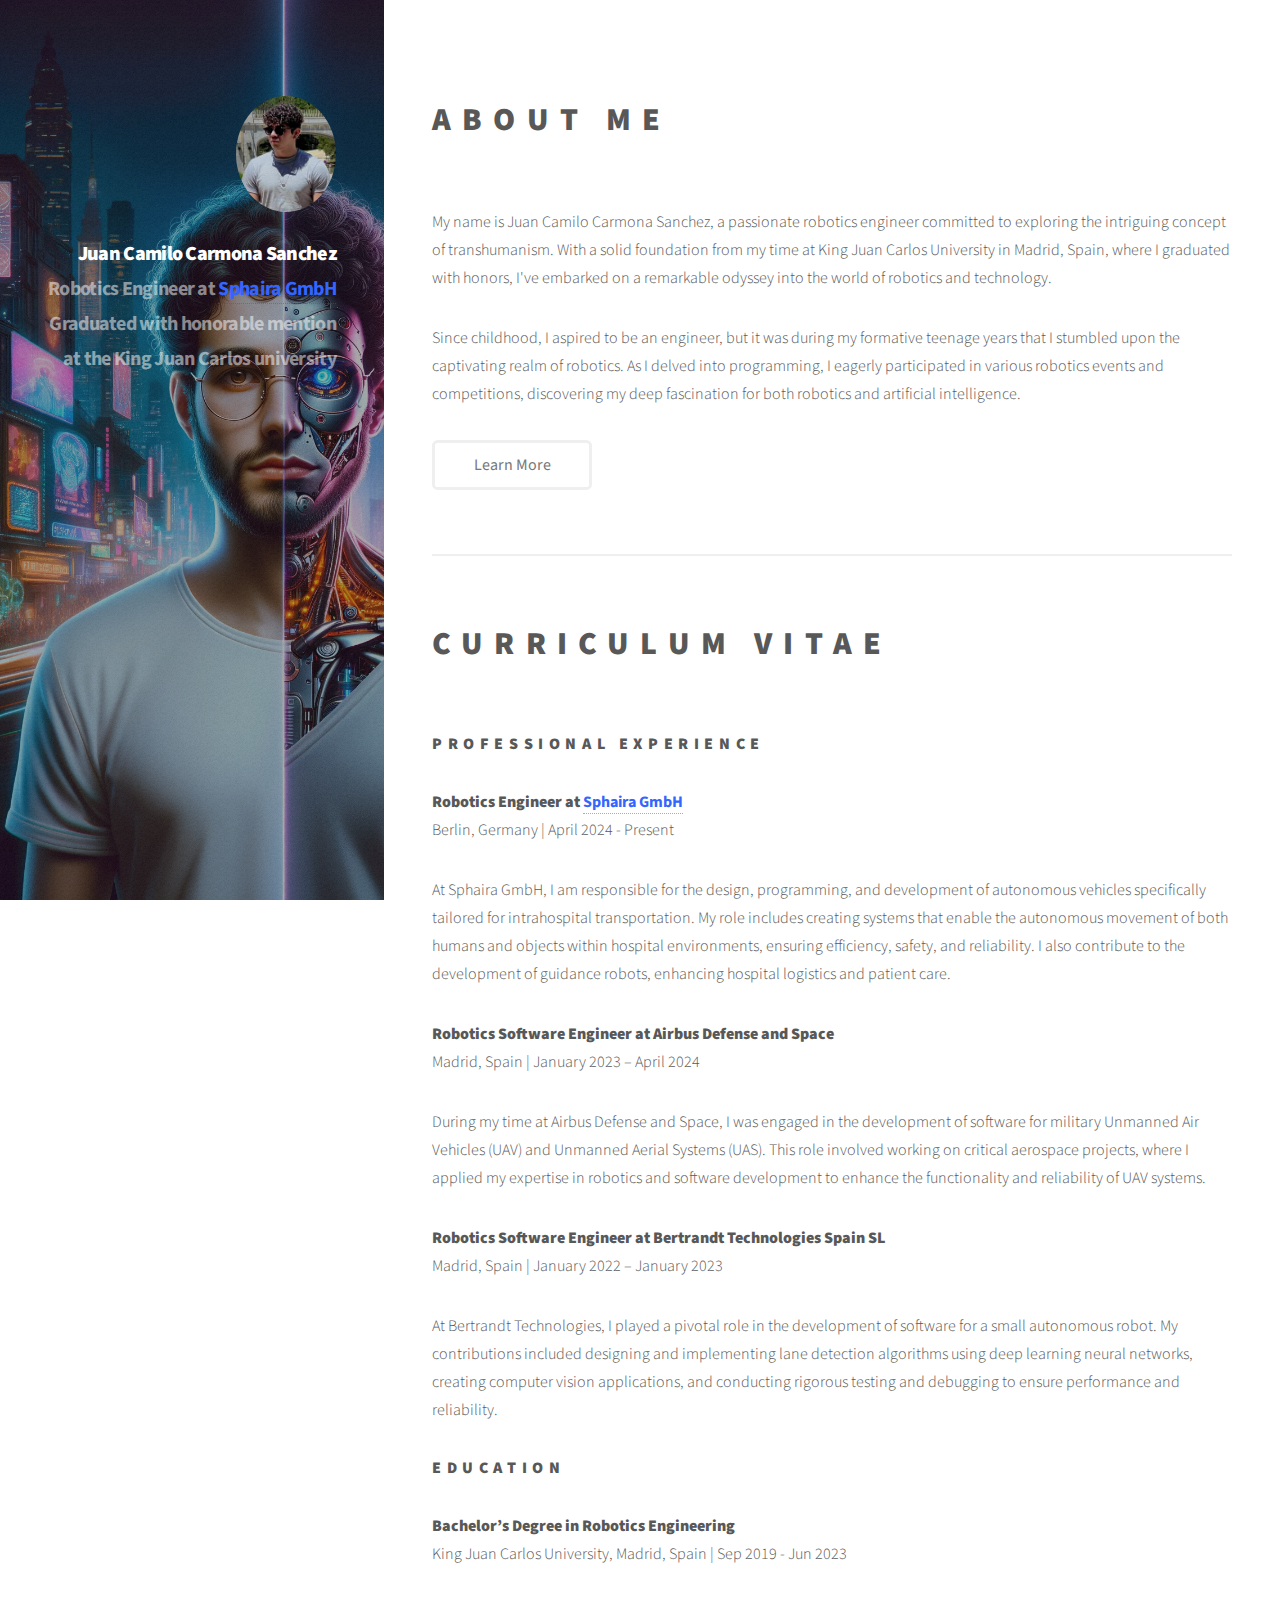
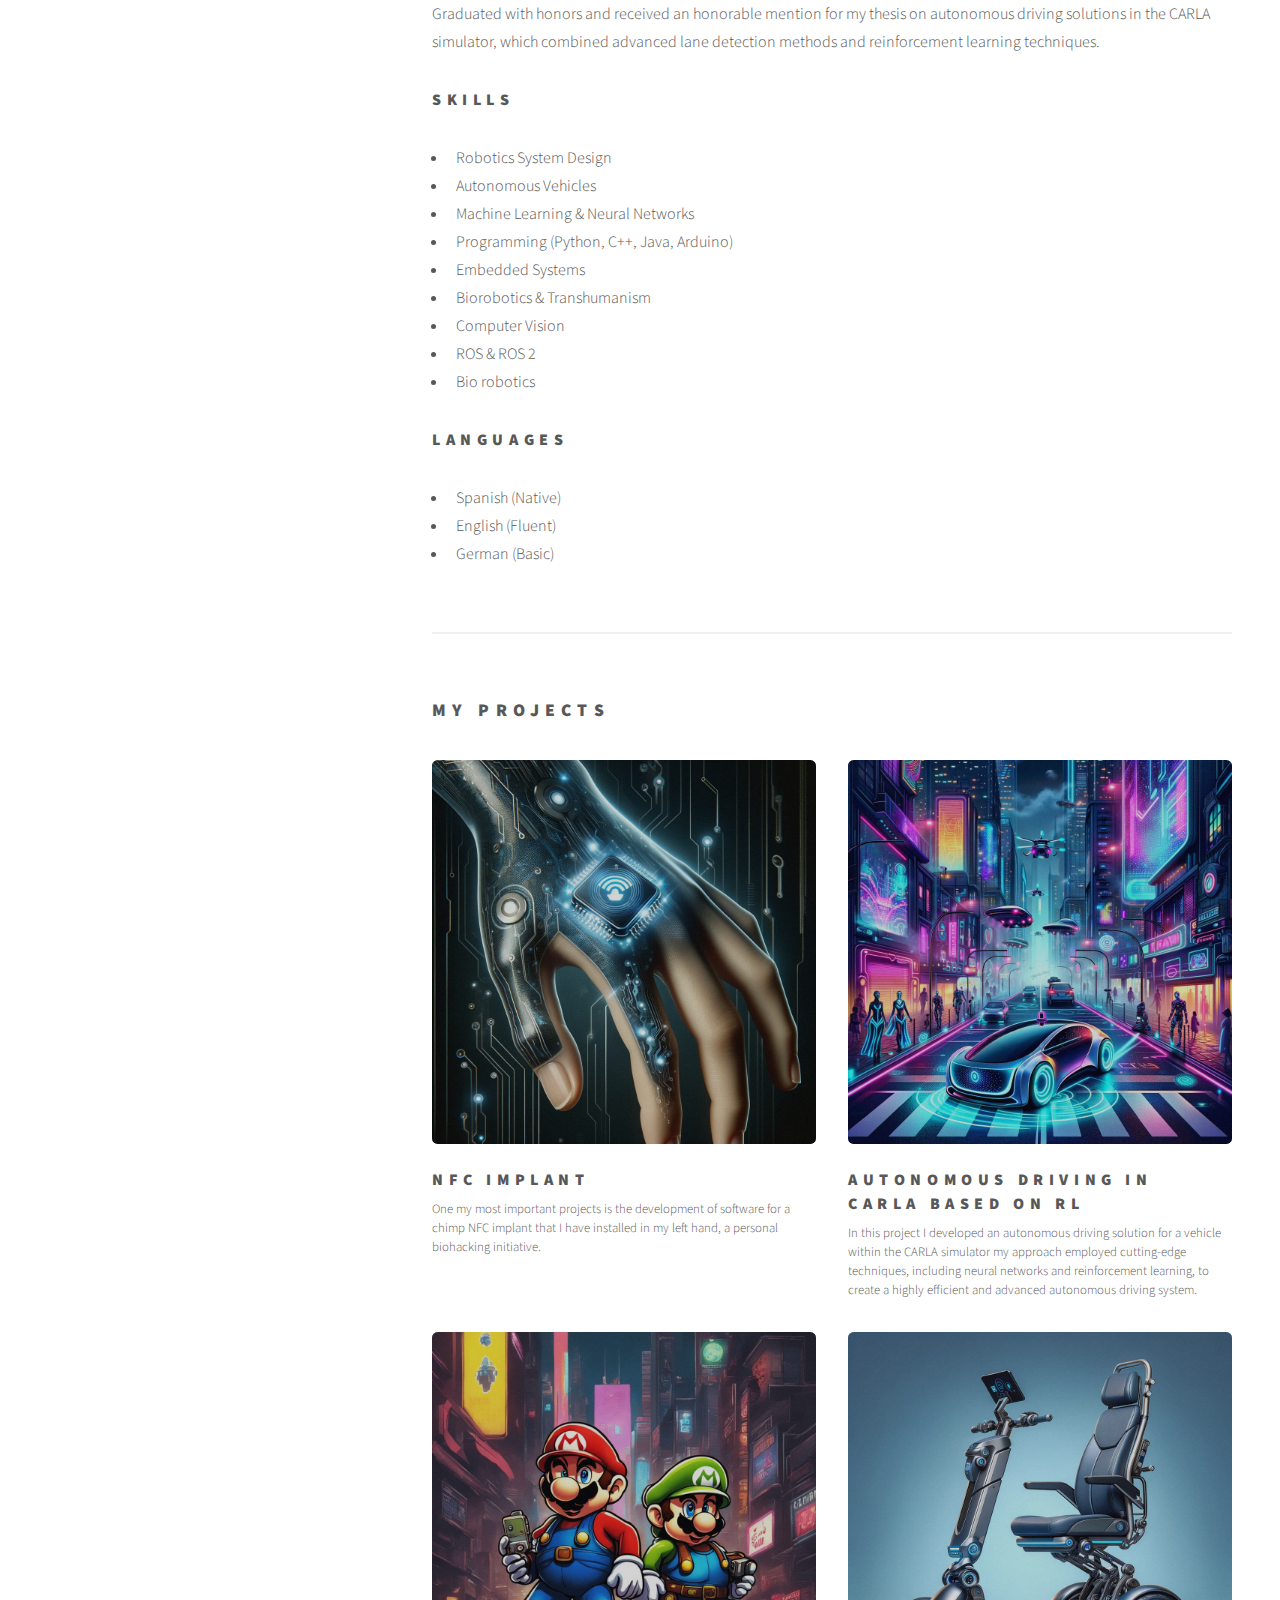
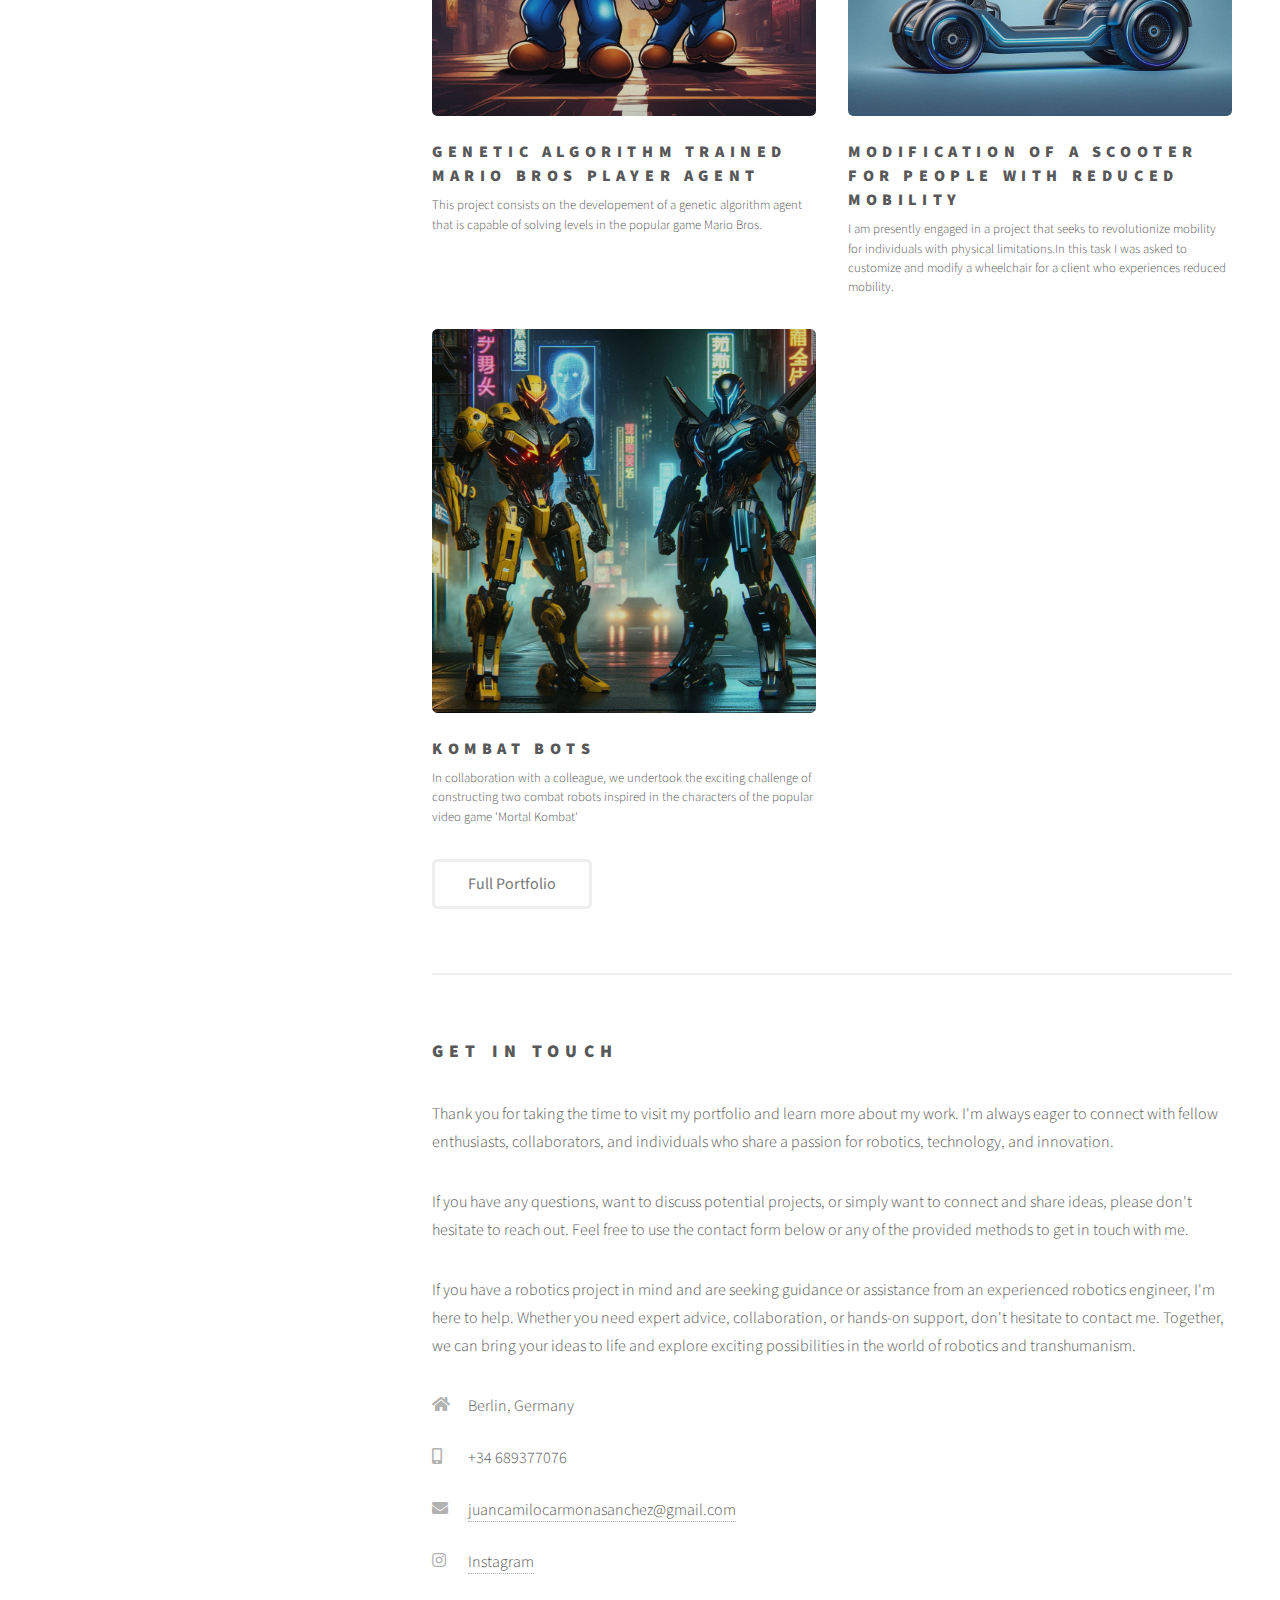
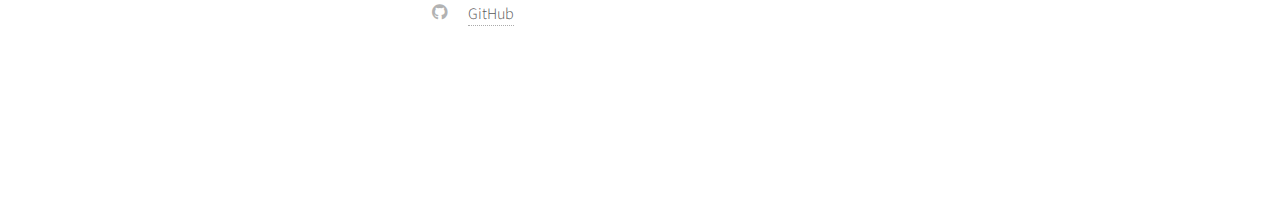
<file: index.html>
<!DOCTYPE HTML>

<html>
	<head>
		<title>Juan Camilo carmona</title>
		<meta charset="utf-8" />
		<meta name="viewport" content="width=device-width, initial-scale=1, user-scalable=no" />
		<link rel="stylesheet" href="assets/css/main.css" />
	</head>
	<body class="is-preload">

		<!-- Header -->
			<header id="header">
				<div class="inner">
					<a href="#" class="image avatar"><img src="images/avatar.jpg" alt="" /></a>
					<h1><strong>Juan Camilo Carmona Sanchez</strong><br />
						Robotics Engineer at <a href="https://sphaira.com" target="_blank" style="color: #3366FF; text-decoration: none; font-weight: bold;">Sphaira GmbH</a><br />
					Graduated with honorable mention<br />
					at the King Juan Carlos university<br /> </h1>
				</div>
			</header>

		<!-- Main -->
			<div id="main">

				<!-- One -->
				<section id="one">
					<header class="major">
						<h2>About me</h2>
					</header>
					<div id="intro-paragraph">
						<p>My name is Juan Camilo Carmona Sanchez, a passionate robotics engineer committed to exploring the intriguing concept of transhumanism. With a solid foundation from my time at King Juan Carlos University in Madrid, Spain, where I graduated with honors, I've embarked on a remarkable odyssey into the world of robotics and technology.</p>
						<p>Since childhood, I aspired to be an engineer, but it was during my formative teenage years that I stumbled upon the captivating realm of robotics. As I delved into programming, I eagerly participated in various robotics events and competitions, discovering my deep fascination for both robotics and artificial intelligence.</p>
					</div>
					<div id="extra-paragraphs" style="display: none;">
						<p>My life's journey has led me to diverse corners of the world, including Colombia, China, the Canary Islands, and Madrid. These experiences have not only enriched my knowledge but also fostered my adaptability in diverse environments, a skill I consider invaluable.</p>
						<p>Beyond my engineering prowess, I am a passionate advocate for transhumanism, envisioning a world where humans and technology coexist symbiotically. My heart lies in the field of biorobotics, where I am particularly intrigued by implants, exoskeletons, and all forms of robotics technology that bridge the gap between humanity and technology.</p>
						<p>I am committed to contributing to the creation of a world where humans and technology harmoniously merge, enhancing our capabilities and improving the human condition. Join me on this extraordinary journey where we explore the limitless potential of human-technology symbiosis.</p>
						<p>Currently, I work as a robotics engineer at Sphaira in Berlin, Germany. My role at the company involves designing, programmed and building autonomous vehicles for intrahospital transportation of both humans and goods. For more information, visit the <a href="https://www.meet-moby.com/" target="_blank" style="color: #3366FF; text-decoration: none; font-weight: bold;">Sphaira website</a>.</p>
					</div>
					<ul class="actions">
						<li><a href="#" class="button" onclick="toggleContent()">Learn More</a></li>
					</ul>
				</section>

				<script>
					function toggleContent() {
						var introParagraph = document.getElementById("intro-paragraph");
						var extraParagraphs = document.getElementById("extra-paragraphs");

						if (extraParagraphs.style.display === "none") {
							extraParagraphs.style.display = "block";
						} else {
							extraParagraphs.style.display = "none";
						}
					}
				</script>
		<section id="cv">
			<header class="major">
				<h2>Curriculum Vitae</h2>
			</header>
			<div class="content">
				<h3>Professional Experience</h3>

				<p><strong>Robotics Engineer at <a href="https://sphaira.com" target="_blank" style="color: #3366FF; text-decoration: none; font-weight: bold;">Sphaira GmbH</a></strong><br />
				Berlin, Germany | April 2024 - Present</p>
				<p>At Sphaira GmbH, I am responsible for the design, programming, and development of autonomous vehicles specifically tailored for intrahospital transportation. My role includes creating systems that enable the autonomous movement of both humans and objects within hospital environments, ensuring efficiency, safety, and reliability. I also contribute to the development of guidance robots, enhancing hospital logistics and patient care.</p>

				<p><strong>Robotics Software Engineer at Airbus Defense and Space</strong><br />
				Madrid, Spain | January 2023 – April 2024</p>
				<p>During my time at Airbus Defense and Space, I was engaged in the development of software for military Unmanned Air Vehicles (UAV) and Unmanned Aerial Systems (UAS). This role involved working on critical aerospace projects, where I applied my expertise in robotics and software development to enhance the functionality and reliability of UAV systems.</p>

				<p><strong>Robotics Software Engineer at Bertrandt Technologies Spain SL</strong><br />
				Madrid, Spain | January 2022 – January 2023</p>
				<p>At Bertrandt Technologies, I played a pivotal role in the development of software for a small autonomous robot. My contributions included designing and implementing lane detection algorithms using deep learning neural networks, creating computer vision applications, and conducting rigorous testing and debugging to ensure performance and reliability.</p>

				<h3>Education</h3>
				<p><strong>Bachelor’s Degree in Robotics Engineering</strong><br />
				King Juan Carlos University, Madrid, Spain | Sep 2019 - Jun 2023</p>
				<p>Graduated with honors and received an honorable mention for my thesis on autonomous driving solutions in the CARLA simulator, which combined advanced lane detection methods and reinforcement learning techniques.</p>

				<h3>Skills</h3>
				<ul>
					<li>Robotics System Design</li>
					<li>Autonomous Vehicles</li>
					<li>Machine Learning & Neural Networks</li>
					<li>Programming (Python, C++, Java, Arduino)</li>
					<li>Embedded Systems</li>
					<li>Biorobotics & Transhumanism</li>
					<li>Computer Vision</li>
					<li>ROS & ROS 2</li>
					<li>Bio robotics</li>
				</ul>

				<h3>Languages</h3>
				<ul>
					<li>Spanish (Native)</li>
					<li>English (Fluent)</li>
					<li>German (Basic)</li>
				</ul>
			</div>
		</section>

			<!-- Two -->
			<section id="two">
				<h2>My projects</h2>
				<div class="row">
					<article class="col-6 col-12-xsmall work-item">
						<a href="paginas/nfc_implant.html" class="image fit thumb"><img src="images/thumbs/NFC_implant.png" alt="" /></a>
						<h3>NFC implant</h3>
						<p>One my most important projects is the development of software for a chimp NFC implant that I have installed in my left hand, a personal biohacking initiative.</p>
					</article>
					<article class="col-6 col-12-xsmall work-item">
						<a href="paginas/CARLA.html" class="image fit thumb"><img src="images/thumbs/autonomous_driving.jpg" alt="" /></a>
						<h3>Autonomous driving in CARLA based on RL</h3>
						<p>In this project I developed an autonomous driving solution for a vehicle within the CARLA simulator my approach employed cutting-edge techniques, including neural networks and reinforcement learning, to create a highly efficient and advanced autonomous driving system.</p>
					</article>
					<article class="col-6 col-12-xsmall work-item">
						<a href="paginas/mario.html" class="image fit thumb"><img src="images/thumbs/Mario_bors.jpg" alt="" /></a>
						<h3>Genetic algorithm trained Mario bros player agent</h3>
						<p>This project consists on the developement of a genetic algorithm agent that is capable of solving levels in the popular game Mario Bros.</p>
					</article>
					<article class="col-6 col-12-xsmall work-item">
						<a href="paginas/wheelchair.html" class="image fit thumb"><img src="images/thumbs/automatic_wheelchair.png" alt="" /></a>
						<h3>Modification of a scooter for people with reduced mobility</h3>
						<p>I am presently engaged in a project that seeks to revolutionize mobility for individuals with physical limitations.In this task I was asked to customize and modify a wheelchair for a client who experiences reduced mobility.</p>
					</article>
					<article class="col-6 col-12-xsmall work-item">
						<a href="paginas/kombatbots.html" class="image fit thumb"><img src="images/thumbs/combat_bots.jpg" alt="" /></a>
						<h3>kombat bots</h3>
						<p>In collaboration with a colleague, we undertook the exciting challenge of constructing two combat robots inspired in the characters of the popular video game 'Mortal Kombat' </p>
					</article>
				</div>
				<ul class="actions">
					<li><a href="#" class="button">Full Portfolio</a></li>
				</ul>
			</section>


				<!-- Three -->
				<section id="three">
					<h2>Get In Touch</h2>
					<p>Thank you for taking the time to visit my portfolio and learn more about my work. I'm always eager to connect with fellow enthusiasts, collaborators, and individuals who share a passion for robotics, technology, and innovation.</p>
					<p>If you have any questions, want to discuss potential projects, or simply want to connect and share ideas, please don't hesitate to reach out. Feel free to use the contact form below or any of the provided methods to get in touch with me.</p>
					<p>If you have a robotics project in mind and are seeking guidance or assistance from an experienced robotics engineer, I'm here to help. Whether you need expert advice, collaboration, or hands-on support, don't hesitate to contact me. Together, we can bring your ideas to life and explore exciting possibilities in the world of robotics and transhumanism.</p>
					<div class="row">
						<div class="col-4 col-12-small">
							<ul class="labeled-icons">
								<li>
									<h3 class="icon solid fa-home"><span class="label">Address</span></h3>
									Berlin, Germany
								</li>
								<li>
									<h3 class="icon solid fa-mobile-alt"><span class="label">Phone</span></h3>
									+34 689377076
								</li>
								<li>
									<h3 class="icon solid fa-envelope"><span class="label">Email</span></h3>
									<a href="mailto:juancamilocarmonasanchez@gmail.com">juancamilocarmonasanchez@gmail.com</a>
								</li>
								<li>
									<h3 class="icon brands fa-instagram"><span class="label">Instagram</span></h3>
									<a href="https://www.instagram.com/j.camilo.cs/">Instagram</a>
								</li>
								<li>
									<h3 class="icon brands fa-github"><span class="label">GitHub</span></h3>
									<a href="https://github.com/camilo-0715">GitHub</a>
								</li>
							</ul>
						</div>
					</div>
				</section>
			</div>

		<!-- Footer -->
		<footer id="footer">
			<div class="inner">
				<ul class="icons">
					<li><a href="https://www.tiktok.com/@j.camilo_cs?_t=8ivTY023NBI&_r=1" class="icon brands fa-tiktok"><span class="label">Tiktok</span></a></li>
					<li><a href="https://www.instagram.com/j.camilo.cs/" class="icon brands fa-instagram"><span class="label">Instagram</span></a></li>
					<li><a href="https://github.com/camilo-0715" class="icon brands fa-github"><span class="label">Github</span></a></li>
					<li><a href="mailto:juancamilocarmonasanchez@gmail.com" class="icon solid fa-envelope"><span class="label">Email</span></a></li>
				</ul>
				<ul class="copyright">
					<li>&copy; Juan Camilo Carmona Sanchez 2024. All rights reserved.</li>
				</ul>
			</div>
		</footer>



		<!-- Scripts -->
			<script src="assets/js/jquery.poptrox.min.js"></script>
			<script src="assets/js/browser.min.js"></script>
			<script src="assets/js/breakpoints.min.js"></script>
			<script src="assets/js/util.js"></script>
			<script src="assets/js/main.js"></script>

	</body>
</html>
</file>
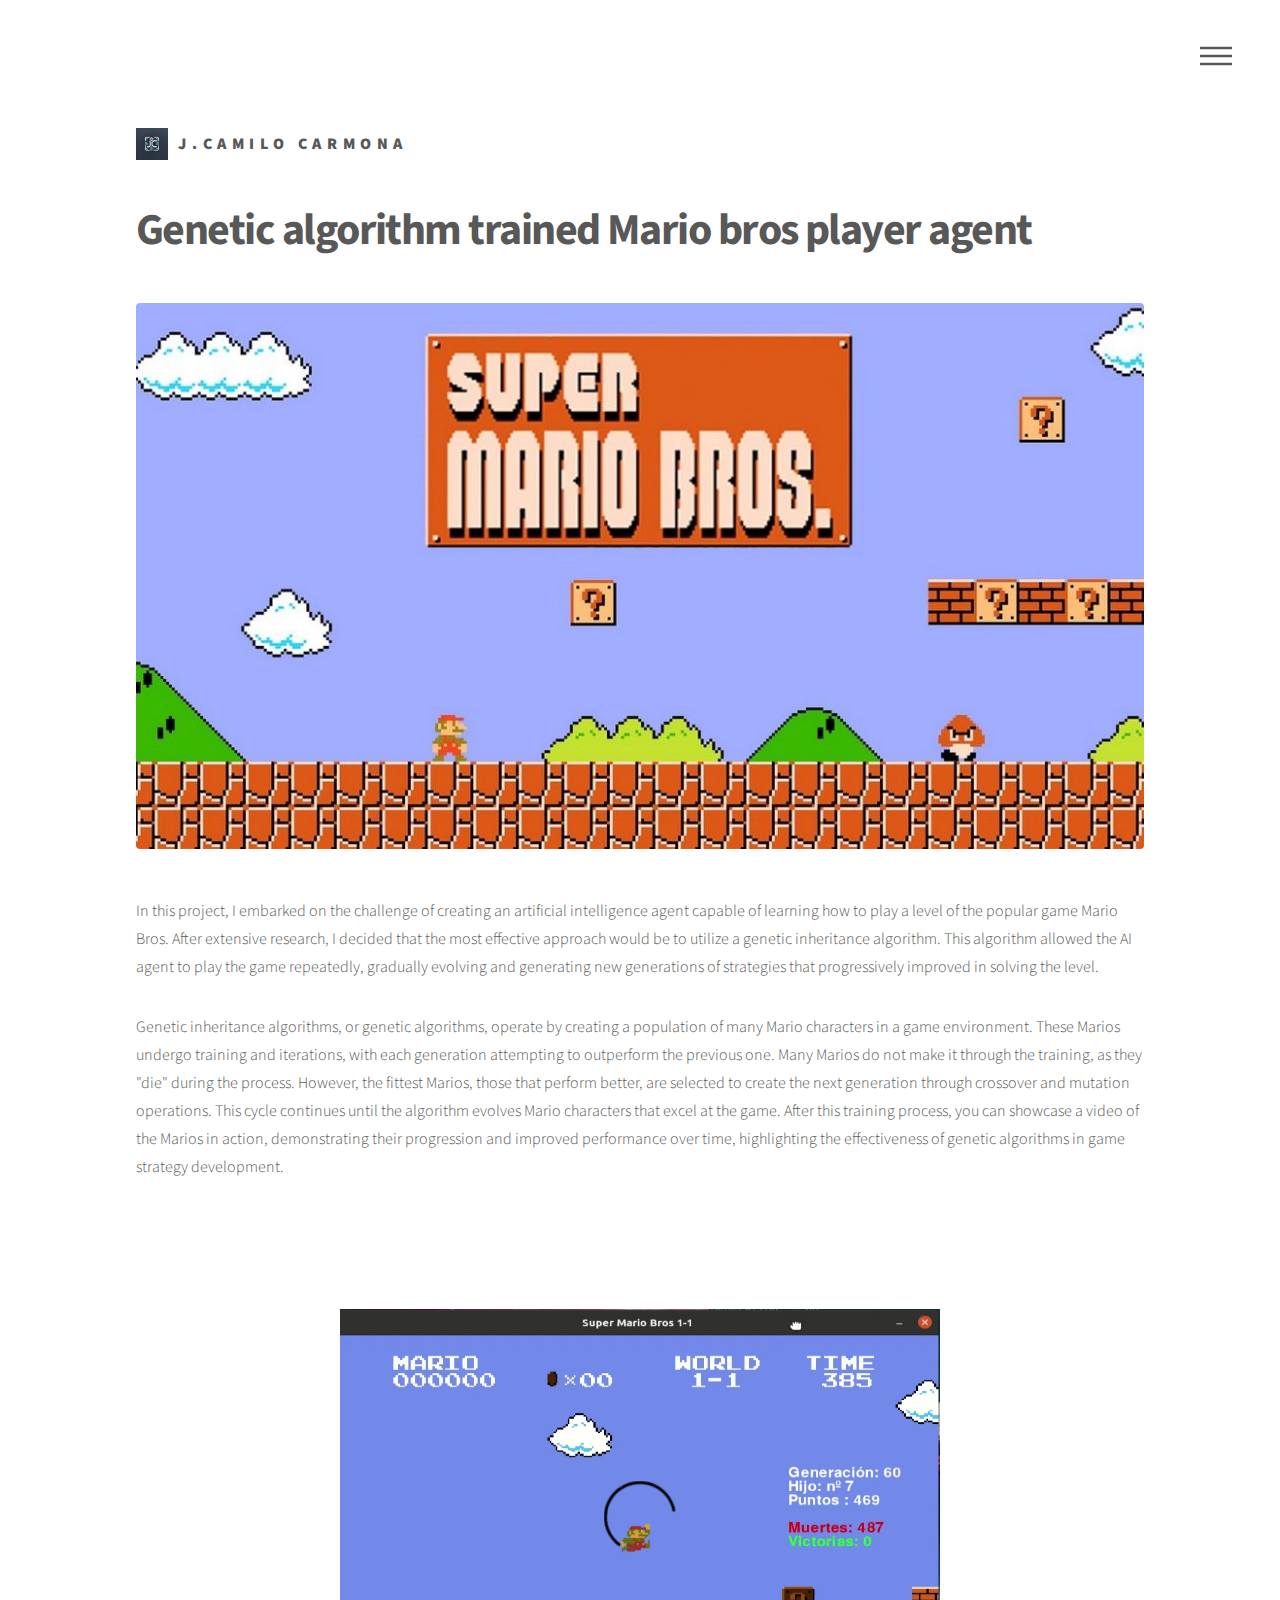
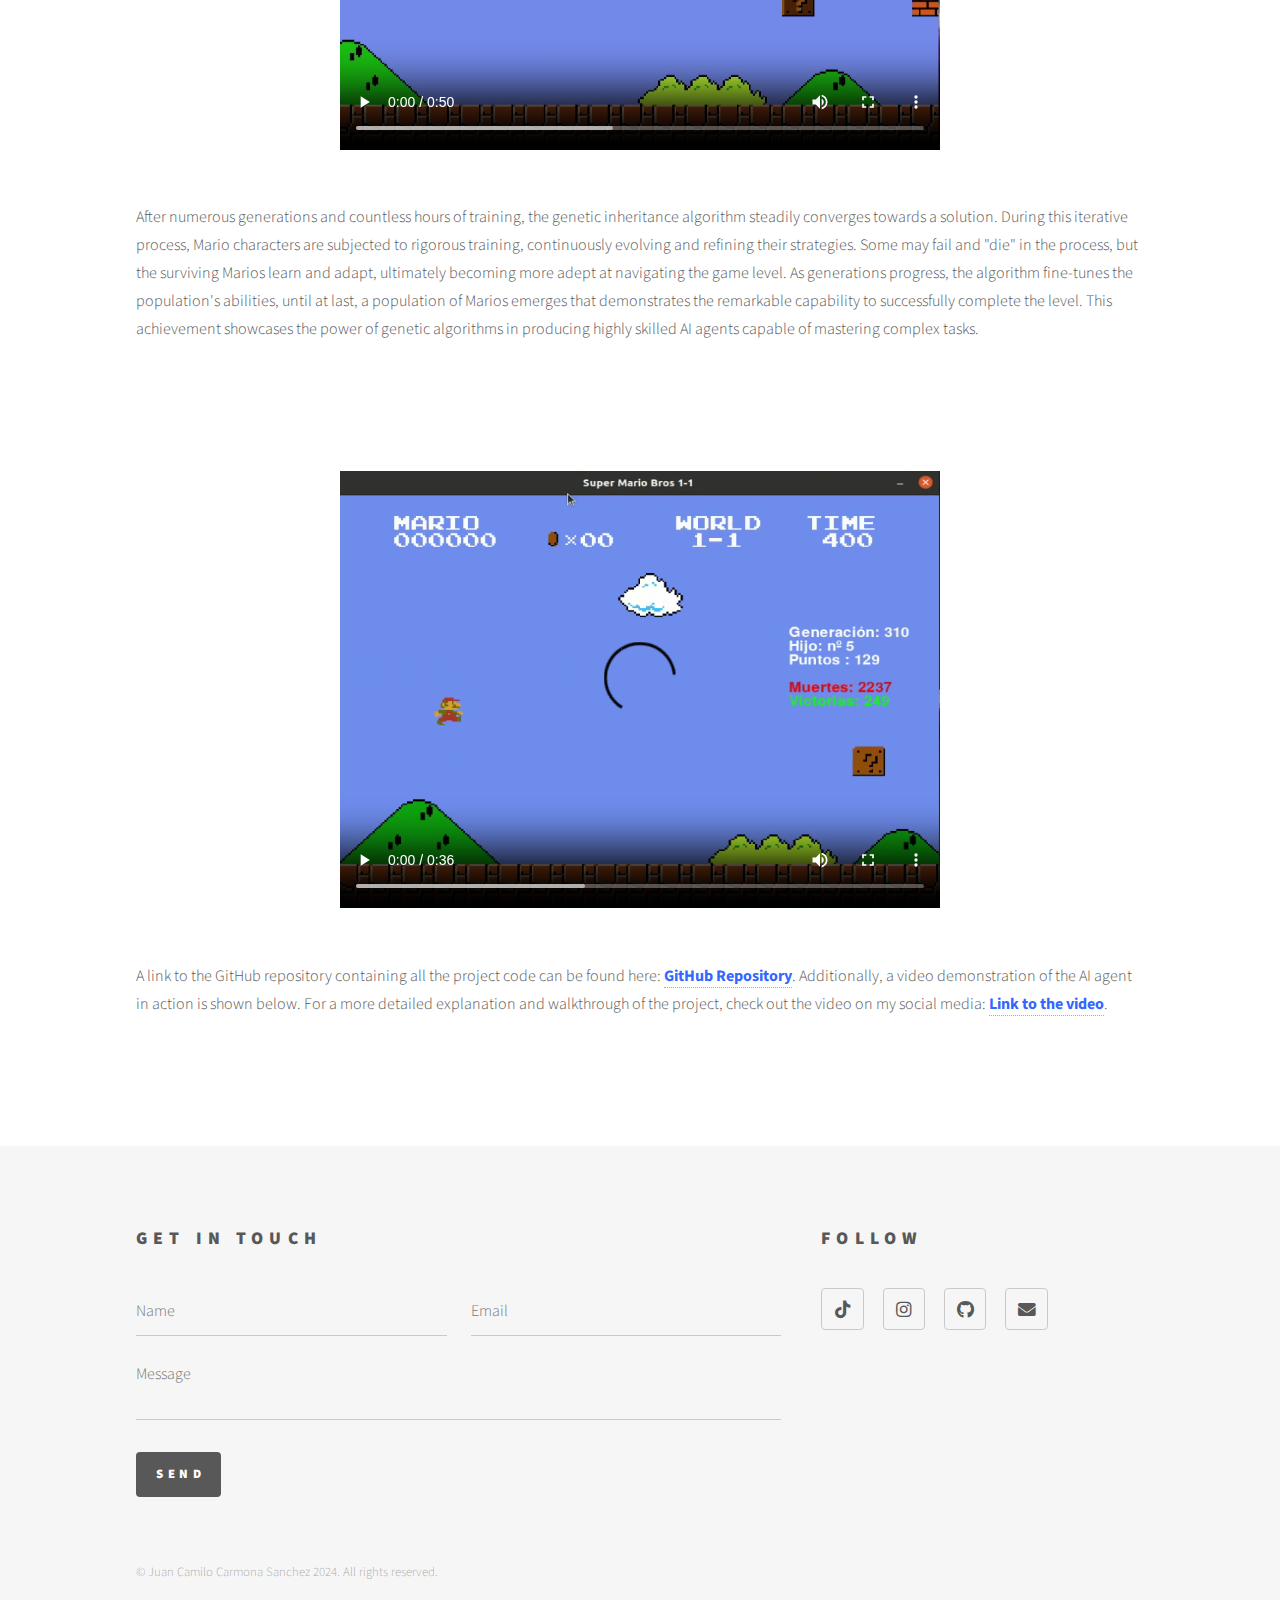
<file: paginas/mario.html>
<!DOCTYPE HTML>
<!--
	Phantom by HTML5 UP
	html5up.net | @ajlkn
	Free for personal and commercial use under the CCA 3.0 license (html5up.net/license)
-->
<html>
	<head>
		<title>Genetic algorithm Mario bros</title>
		<meta charset="utf-8" />
		<meta name="viewport" content="width=device-width, initial-scale=1, user-scalable=no" />
		<link rel="stylesheet" href="assets/css/main.css" />
	</head>
	<body class="is-preload">
		<!-- Wrapper -->
			<div id="wrapper">

				<!-- Header -->
					<header id="header">
						<div class="inner">

							<!-- Logo -->
                                                            <a href="file:///home/camilo/Escritorio/Portfolio/index.html" class="logo">

                                    <span class="symbol"><img src="images/logo.png" alt="" /></span><span class="title">J.Camilo Carmona</span>
                                </a>

							<!-- Nav -->
								<nav>
									<ul>
										<li><a href="#menu">Menu</a></li>
									</ul>
								</nav>

						</div>
					</header>

				<!-- Menu -->
				<nav id="menu">
					<h2>Menu</h2>
					<ul>
						<li><a href="file:///home/camilo/Escritorio/Portfolio/index.html">Home</a></li>
						<li><a href="CARLA.html">CARLA Project</a></li>
						<li><a href="kombatbots.html">KombatBots</a></li>
						<li><a href="mario.html">Mario Project</a></li>
						<li><a href="nfc_implant.html">NFC Implant</a></li>
						<li><a href="wheelchair.html">Wheelchair Project</a></li>
					</ul>
				</nav>

				<!-- Main -->
				<div id="main">
					<div class="inner">
						<h1>Genetic algorithm trained Mario bros player agent</h1>
						<span class="image main"><img src="thumbs/mario_bros_banner.jpg" alt="" width="400" /></span>
						<p>In this project, I embarked on the challenge of creating an artificial intelligence agent capable of learning how to play a level of the popular game Mario Bros. After extensive research, I decided that the most effective approach would be to utilize a genetic inheritance algorithm. This algorithm allowed the AI agent to play the game repeatedly, gradually evolving and generating new generations of strategies that progressively improved in solving the level.</p>
						<p>Genetic inheritance algorithms, or genetic algorithms, operate by creating a population of many Mario characters in a game environment. These Marios undergo training and iterations, with each generation attempting to outperform the previous one. Many Marios do not make it through the training, as they "die" during the process. However, the fittest Marios, those that perform better, are selected to create the next generation through crossover and mutation operations. This cycle continues until the algorithm evolves Mario characters that excel at the game. After this training process, you can showcase a video of the Marios in action, demonstrating their progression and improved performance over time, highlighting the effectiveness of genetic algorithms in game strategy development.</p>
					</div>
				</div>

				<div style="text-align: center;">
					<div style="max-width: 600px; margin: 0 auto;">
						<video width="100%" height="auto" style="margin-bottom: 45px;" controls>
							<source src="thumbs/training_mario.mp4" type="video/mp4">
						</video>
					</div>
				</div>

				<div id="main">
					<div class="inner">
						<p>After numerous generations and countless hours of training, the genetic inheritance algorithm steadily converges towards a solution. During this iterative process, Mario characters are subjected to rigorous training, continuously evolving and refining their strategies. Some may fail and "die" in the process, but the surviving Marios learn and adapt, ultimately becoming more adept at navigating the game level. As generations progress, the algorithm fine-tunes the population's abilities, until at last, a population of Marios emerges that demonstrates the remarkable capability to successfully complete the level. This achievement showcases the power of genetic algorithms in producing highly skilled AI agents capable of mastering complex tasks.</p>
					</div>
				</div>
				
				<div style="text-align: center;">
					<div style="max-width: 600px; margin: 0 auto;">
						<video width="100%" height="auto" style="margin-bottom: 45px;" controls>
							<source src="thumbs/mario_finishing_level.mp4" type="video/mp4">
						</video>
					</div>
				</div>
				<div id="main">
					<div class="inner">

						<p>A link to the GitHub repository containing all the project code can be found here: <a href="https://github.com/camilo-0715/GA_trained_mario" target="_blank" style="color: #3366FF; text-decoration: none; font-weight: bold;">GitHub Repository</a>. Additionally, a video demonstration of the AI agent in action is shown below. For a more detailed explanation and walkthrough of the project, check out the video on my social media: <a href="https://vm.tiktok.com/ZGeMaTBMg/" target="_blank" style="color: #3366FF; text-decoration: none; font-weight: bold;">Link to the video</a>.</p>
					</div>
				</div>
				

				<!-- Footer -->
					<footer id="footer">
						<div class="inner">
							<section>
								<h2>Get in touch</h2>
								<form method="post" action="#">
									<div class="fields">
										<div class="field half">
											<input type="text" name="name" id="name" placeholder="Name" />
										</div>
										<div class="field half">
											<input type="email" name="email" id="email" placeholder="Email" />
										</div>
										<div class="field">
											<textarea name="message" id="message" placeholder="Message"></textarea>
										</div>
									</div>
									<ul class="actions">
										<li><input type="submit" value="Send" class="primary" /></li>
									</ul>
								</form>
							</section>
							<section>
								<h2>Follow</h2>
								<ul class="icons">
									<li><a href="https://www.tiktok.com/@j.camilo_cs?_t=8ivTY023NBI&_r=1" class="icon brands style2  fa-tiktok"><span class="label">Tiktok</span></a></li>
									<li><a href="https://www.instagram.com/j.camilo.cs/" class="icon brands style2  fa-instagram"><span class="label">Instagram</span></a></li>
									<li><a href="https://github.com/camilo-0715" class="icon brands style2  fa-github"><span class="label">Github</span></a></li>
									<li><a href="mailto:juancamilocarmonasanchez@gmail.com" class="icon solid style2 fa-envelope"><span class="label">Email</span></a></li>
								</ul>
							</section>
							<ul class="copyright">
								<li>&copy; Juan Camilo Carmona Sanchez 2024. All rights reserved.</li>
							</ul>
						</div>
					</footer>

			</div>

		<!-- Scripts -->
			<script src="assets/js/jquery.min.js"></script>
			<script src="assets/js/browser.min.js"></script>
			<script src="assets/js/breakpoints.min.js"></script>
			<script src="assets/js/util.js"></script>
			<script src="assets/js/main.js"></script>

	</body>
</html>
</file>
<file: assets/css/main.css>
@import url("fontawesome-all.min.css");
@import url("https://fonts.googleapis.com/css?family=Source+Sans+Pro:400,400italic");


html, body, div, span, applet, object,
iframe, h1, h2, h3, h4, h5, h6, p, blockquote,
pre, a, abbr, acronym, address, big, cite,
code, del, dfn, em, img, ins, kbd, q, s, samp,
small, strike, strong, sub, sup, tt, var, b,
u, i, center, dl, dt, dd, ol, ul, li, fieldset,
form, label, legend, table, caption, tbody,
tfoot, thead, tr, th, td, article, aside,
canvas, details, embed, figure, figcaption,
footer, header, hgroup, menu, nav, output, ruby,
section, summary, time, mark, audio, video {
	margin: 0;
	padding: 0;
	border: 0;
	font-size: 100%;
	font: inherit;
	vertical-align: baseline;}

article, aside, details, figcaption, figure,
footer, header, hgroup, menu, nav, section {
	display: block;}

body {
	line-height: 1;
}

ol, ul {
	list-style: none;
}

blockquote, q {
	quotes: none;
}

	blockquote:before, blockquote:after, q:before, q:after {
		content: '';
		content: none;
	}

table {
	border-collapse: collapse;
	border-spacing: 0;
}

body {
	-webkit-text-size-adjust: none;
}

mark {
	background-color: transparent;
	color: inherit;
}

input::-moz-focus-inner {
	border: 0;
	padding: 0;
}

input, select, textarea {
	-moz-appearance: none;
	-webkit-appearance: none;
	-ms-appearance: none;
	appearance: none;
}

/* Basic */

	html {
		box-sizing: border-box;
	}

	*, *:before, *:after {
		box-sizing: inherit;
	}

	body {
		background: #fff;
	}

		body.is-preload *, body.is-preload *:before, body.is-preload *:after {
			-moz-animation: none !important;
			-webkit-animation: none !important;
			-ms-animation: none !important;
			animation: none !important;
			-moz-transition: none !important;
			-webkit-transition: none !important;
			-ms-transition: none !important;
			transition: none !important;
		}

		body, input, select, textarea {
			color: #585858;
			font-family: "Source Sans Pro", Helvetica, sans-serif;
			font-size: 16pt;
			font-weight: 300;
			line-height: 1.75;
		}
	
			@media screen and (max-width: 1680px) {
	
				body, input, select, textarea {
					font-size: 14pt;
				}
	
			}
	
			@media screen and (max-width: 1280px) {
	
				body, input, select, textarea {
					font-size: 12pt;
				}
	
			}
	
		a {
			-moz-transition: border-bottom-color 0.2s ease, color 0.2s ease;
			-webkit-transition: border-bottom-color 0.2s ease, color 0.2s ease;
			-ms-transition: border-bottom-color 0.2s ease, color 0.2s ease;
			transition: border-bottom-color 0.2s ease, color 0.2s ease;
			text-decoration: none;
			color: #585858;
			border-bottom: dotted 1px rgba(88, 88, 88, 0.5);
		}
	
			a:hover {
				border-bottom-color: transparent;
				color: #f2849e !important;
			}
	
		strong, b {
			font-weight: 900;
		}
	
		em, i {
			font-style: italic;
		}
	
		p {
			margin: 0 0 2em 0;
		}
	
		h1 {
			font-size: 2.75em;
			font-weight: 700;
			line-height: 1.3;
			margin: 0 0 1em 0;
			letter-spacing: -0.035em;
		}
	
			h1 a {
				color: inherit;
			}
	
			@media screen and (max-width: 736px) {
	
				h1 {
					font-size: 2em;
					margin: 0 0 1em 0;
				}
	
			}
	
			@media screen and (max-width: 360px) {
	
				h1 {
					font-size: 1.75em;
				}
	
			}
	
		h2, h3, h4, h5, h6 {
			font-weight: 900;
			line-height: 1.5;
			margin: 0 0 2em 0;
			text-transform: uppercase;
			letter-spacing: 0.35em;
		}
	
			h2 a, h3 a, h4 a, h5 a, h6 a {
				color: inherit;
			}
	
		h2 {
			font-size: 1.1em;
		}
	
		h3 {
			font-size: 1em;
		}
	
		h4 {
			font-size: 0.8em;
		}
	
		h5 {
			font-size: 0.8em;
		}
	
		h6 {
			font-size: 0.8em;
		}

	sub {
		font-size: 0.8em;
		position: relative;
		top: 0.5em;
	}

	sup {
		font-size: 0.8em;
		position: relative;
		top: -0.5em;
	}

	hr {
		border: 0;
		border-bottom: solid 2px #efefef;
		margin: 2em 0;
	}

		hr.major {
			margin: 3em 0;
		}

	blockquote {
		border-left: solid 6px #efefef;
		font-style: italic;
		margin: 0 0 2em 0;
		padding: 0.5em 0 0.5em 1.5em;
	}

	code {
		background: #f7f7f7;
		border-radius: 0.35em;
		border: solid 2px #efefef;
		font-family: "Courier New", monospace;
		font-size: 0.9em;
		margin: 0 0.25em;
		padding: 0.25em 0.65em;
	}

	pre {
		-webkit-overflow-scrolling: touch;
		font-family: "Courier New", monospace;
		font-size: 0.9em;
		margin: 0 0 2em 0;
	}

		pre code {
			display: block;
			line-height: 1.75em;
			padding: 1em 1.5em;
			overflow-x: auto;
		}

	.align-left {
		text-align: left;
	}

	.align-center {
		text-align: center;
	}

	.align-right {
		text-align: right;
	}

/* Container */

	.container {
		margin: 0 auto;
		max-width: calc(100% - 4em);
		width: 100%;
	}

		.container.xsmall {
			width: 25%;
		}

		.container.small {
			width: 50%;
		}

		.container.medium {
			width: 75%;
		}

		.container.large {
			width: 125%;
		}

		.container.xlarge {
			width: 150%;
		}

		.container.max {
			width: 100%;
		}

		@media screen and (max-width: 980px) {

			.container {
				width: 100% !important;
				max-width: 100% !important;
			}

		}

		@media screen and (max-width: 480px) {

			.container {
				max-width: calc(100% - 3em);
			}

		}

/* Row */

	.row {
		display: flex;
		flex-wrap: wrap;
		box-sizing: border-box;
		align-items: stretch;
	}

		.row > * {
			box-sizing: border-box;
		}

		.row.gtr-uniform > * > :last-child {
			margin-bottom: 0;
		}

		.row.aln-left {
			justify-content: flex-start;
		}

		.row.aln-center {
			justify-content: center;
		}

		.row.aln-right {
			justify-content: flex-end;
		}

		.row.aln-top {
			align-items: flex-start;
		}

		.row.aln-middle {
			align-items: center;
		}

		.row.aln-bottom {
			align-items: flex-end;
		}

		.row > .imp {
			order: -1;
		}

		.row > .col-1 {
			width: 8.33333%;
		}

		.row > .off-1 {
			margin-left: 8.33333%;
		}

		.row > .col-2 {
			width: 16.66667%;
		}

		.row > .off-2 {
			margin-left: 16.66667%;
		}

		.row > .col-3 {
			width: 25%;
		}

		.row > .off-3 {
			margin-left: 25%;
		}

		.row > .col-4 {
			width: 33.33333%;
		}

		.row > .off-4 {
			margin-left: 33.33333%;
		}

		.row > .col-5 {
			width: 41.66667%;
		}

		.row > .off-5 {
			margin-left: 41.66667%;
		}

		.row > .col-6 {
			width: 50%;
		}

		.row > .off-6 {
			margin-left: 50%;
		}

		.row > .col-7 {
			width: 58.33333%;
		}

		.row > .off-7 {
			margin-left: 58.33333%;
		}

		.row > .col-8 {
			width: 66.66667%;
		}

		.row > .off-8 {
			margin-left: 66.66667%;
		}

		.row > .col-9 {
			width: 75%;
		}

		.row > .off-9 {
			margin-left: 75%;
		}

		.row > .col-10 {
			width: 83.33333%;
		}

		.row > .off-10 {
			margin-left: 83.33333%;
		}

		.row > .col-11 {
			width: 91.66667%;
		}

		.row > .off-11 {
			margin-left: 91.66667%;
		}

		.row > .col-12 {
			width: 100%;
		}

		.row > .off-12 {
			margin-left: 100%;
		}

		.row.gtr-0 {
			margin-top: 0;
			margin-left: 0em;
		}

			.row.gtr-0 > * {
				padding: 0 0 0 0em;
			}

			.row.gtr-0.gtr-uniform {
				margin-top: 0em;
			}

				.row.gtr-0.gtr-uniform > * {
					padding-top: 0em;
				}

		.row.gtr-25 {
			margin-top: 0;
			margin-left: -0.625em;
		}

			.row.gtr-25 > * {
				padding: 0 0 0 0.625em;
			}

			.row.gtr-25.gtr-uniform {
				margin-top: -0.625em;
			}

				.row.gtr-25.gtr-uniform > * {
					padding-top: 0.625em;
				}

		.row.gtr-50 {
			margin-top: 0;
			margin-left: -1.25em;
		}

			.row.gtr-50 > * {
				padding: 0 0 0 1.25em;
			}

			.row.gtr-50.gtr-uniform {
				margin-top: -1.25em;
			}

				.row.gtr-50.gtr-uniform > * {
					padding-top: 1.25em;
				}

		.row {
			margin-top: 0;
			margin-left: -2.5em;
		}

			.row > * {
				padding: 0 0 0 2.5em;
			}

			.row.gtr-uniform {
				margin-top: -2.5em;
			}

				.row.gtr-uniform > * {
					padding-top: 2.5em;
				}

		.row.gtr-150 {
			margin-top: 0;
			margin-left: -3.75em;
		}

			.row.gtr-150 > * {
				padding: 0 0 0 3.75em;
			}

			.row.gtr-150.gtr-uniform {
				margin-top: -3.75em;
			}

				.row.gtr-150.gtr-uniform > * {
					padding-top: 3.75em;
				}

		.row.gtr-200 {
			margin-top: 0;
			margin-left: -5em;
		}

			.row.gtr-200 > * {
				padding: 0 0 0 5em;
			}

			.row.gtr-200.gtr-uniform {
				margin-top: -5em;
			}

				.row.gtr-200.gtr-uniform > * {
					padding-top: 5em;
				}

		@media screen and (max-width: 1800px) {

			.row {
				display: flex;
				flex-wrap: wrap;
				box-sizing: border-box;
				align-items: stretch;
			}

				.row > * {
					box-sizing: border-box;
				}

				.row.gtr-uniform > * > :last-child {
					margin-bottom: 0;
				}

				.row.aln-left {
					justify-content: flex-start;
				}

				.row.aln-center {
					justify-content: center;
				}

				.row.aln-right {
					justify-content: flex-end;
				}

				.row.aln-top {
					align-items: flex-start;
				}

				.row.aln-middle {
					align-items: center;
				}

				.row.aln-bottom {
					align-items: flex-end;
				}

				.row > .imp-xlarge {
					order: -1;
				}

				.row > .col-1-xlarge {
					width: 8.33333%;
				}

				.row > .off-1-xlarge {
					margin-left: 8.33333%;
				}

				.row > .col-2-xlarge {
					width: 16.66667%;
				}

				.row > .off-2-xlarge {
					margin-left: 16.66667%;
				}

				.row > .col-3-xlarge {
					width: 25%;
				}

				.row > .off-3-xlarge {
					margin-left: 25%;
				}

				.row > .col-4-xlarge {
					width: 33.33333%;
				}

				.row > .off-4-xlarge {
					margin-left: 33.33333%;
				}

				.row > .col-5-xlarge {
					width: 41.66667%;
				}

				.row > .off-5-xlarge {
					margin-left: 41.66667%;
				}

				.row > .col-6-xlarge {
					width: 50%;
				}

				.row > .off-6-xlarge {
					margin-left: 50%;
				}

				.row > .col-7-xlarge {
					width: 58.33333%;
				}

				.row > .off-7-xlarge {
					margin-left: 58.33333%;
				}

				.row > .col-8-xlarge {
					width: 66.66667%;
				}

				.row > .off-8-xlarge {
					margin-left: 66.66667%;
				}

				.row > .col-9-xlarge {
					width: 75%;
				}

				.row > .off-9-xlarge {
					margin-left: 75%;
				}

				.row > .col-10-xlarge {
					width: 83.33333%;
				}

				.row > .off-10-xlarge {
					margin-left: 83.33333%;
				}

				.row > .col-11-xlarge {
					width: 91.66667%;
				}

				.row > .off-11-xlarge {
					margin-left: 91.66667%;
				}

				.row > .col-12-xlarge {
					width: 100%;
				}

				.row > .off-12-xlarge {
					margin-left: 100%;
				}

				.row.gtr-0 {
					margin-top: 0;
					margin-left: 0em;
				}

					.row.gtr-0 > * {
						padding: 0 0 0 0em;
					}

					.row.gtr-0.gtr-uniform {
						margin-top: 0em;
					}

						.row.gtr-0.gtr-uniform > * {
							padding-top: 0em;
						}

				.row.gtr-25 {
					margin-top: 0;
					margin-left: -0.625em;
				}

					.row.gtr-25 > * {
						padding: 0 0 0 0.625em;
					}

					.row.gtr-25.gtr-uniform {
						margin-top: -0.625em;
					}

						.row.gtr-25.gtr-uniform > * {
							padding-top: 0.625em;
						}

				.row.gtr-50 {
					margin-top: 0;
					margin-left: -1.25em;
				}

					.row.gtr-50 > * {
						padding: 0 0 0 1.25em;
					}

					.row.gtr-50.gtr-uniform {
						margin-top: -1.25em;
					}

						.row.gtr-50.gtr-uniform > * {
							padding-top: 1.25em;
						}

				.row {
					margin-top: 0;
					margin-left: -2.5em;
				}

					.row > * {
						padding: 0 0 0 2.5em;
					}

					.row.gtr-uniform {
						margin-top: -2.5em;
					}

						.row.gtr-uniform > * {
							padding-top: 2.5em;
						}

				.row.gtr-150 {
					margin-top: 0;
					margin-left: -3.75em;
				}

					.row.gtr-150 > * {
						padding: 0 0 0 3.75em;
					}

					.row.gtr-150.gtr-uniform {
						margin-top: -3.75em;
					}

						.row.gtr-150.gtr-uniform > * {
							padding-top: 3.75em;
						}

				.row.gtr-200 {
					margin-top: 0;
					margin-left: -5em;
				}

					.row.gtr-200 > * {
						padding: 0 0 0 5em;
					}

					.row.gtr-200.gtr-uniform {
						margin-top: -5em;
					}

						.row.gtr-200.gtr-uniform > * {
							padding-top: 5em;
						}

		}

		@media screen and (max-width: 1280px) {

			.row {
				display: flex;
				flex-wrap: wrap;
				box-sizing: border-box;
				align-items: stretch;
			}

				.row > * {
					box-sizing: border-box;
				}

				.row.gtr-uniform > * > :last-child {
					margin-bottom: 0;
				}

				.row.aln-left {
					justify-content: flex-start;
				}

				.row.aln-center {
					justify-content: center;
				}

				.row.aln-right {
					justify-content: flex-end;
				}

				.row.aln-top {
					align-items: flex-start;
				}

				.row.aln-middle {
					align-items: center;
				}

				.row.aln-bottom {
					align-items: flex-end;
				}

				.row > .imp-large {
					order: -1;
				}

				.row > .col-1-large {
					width: 8.33333%;
				}

				.row > .off-1-large {
					margin-left: 8.33333%;
				}

				.row > .col-2-large {
					width: 16.66667%;
				}

				.row > .off-2-large {
					margin-left: 16.66667%;
				}

				.row > .col-3-large {
					width: 25%;
				}

				.row > .off-3-large {
					margin-left: 25%;
				}

				.row > .col-4-large {
					width: 33.33333%;
				}

				.row > .off-4-large {
					margin-left: 33.33333%;
				}

				.row > .col-5-large {
					width: 41.66667%;
				}

				.row > .off-5-large {
					margin-left: 41.66667%;
				}

				.row > .col-6-large {
					width: 50%;
				}

				.row > .off-6-large {
					margin-left: 50%;
				}

				.row > .col-7-large {
					width: 58.33333%;
				}

				.row > .off-7-large {
					margin-left: 58.33333%;
				}

				.row > .col-8-large {
					width: 66.66667%;
				}

				.row > .off-8-large {
					margin-left: 66.66667%;
				}

				.row > .col-9-large {
					width: 75%;
				}

				.row > .off-9-large {
					margin-left: 75%;
				}

				.row > .col-10-large {
					width: 83.33333%;
				}

				.row > .off-10-large {
					margin-left: 83.33333%;
				}

				.row > .col-11-large {
					width: 91.66667%;
				}

				.row > .off-11-large {
					margin-left: 91.66667%;
				}

				.row > .col-12-large {
					width: 100%;
				}

				.row > .off-12-large {
					margin-left: 100%;
				}

				.row.gtr-0 {
					margin-top: 0;
					margin-left: 0em;
				}

					.row.gtr-0 > * {
						padding: 0 0 0 0em;
					}

					.row.gtr-0.gtr-uniform {
						margin-top: 0em;
					}

						.row.gtr-0.gtr-uniform > * {
							padding-top: 0em;
						}

				.row.gtr-25 {
					margin-top: 0;
					margin-left: -0.5em;
				}

					.row.gtr-25 > * {
						padding: 0 0 0 0.5em;
					}

					.row.gtr-25.gtr-uniform {
						margin-top: -0.5em;
					}

						.row.gtr-25.gtr-uniform > * {
							padding-top: 0.5em;
						}

				.row.gtr-50 {
					margin-top: 0;
					margin-left: -1em;
				}

					.row.gtr-50 > * {
						padding: 0 0 0 1em;
					}

					.row.gtr-50.gtr-uniform {
						margin-top: -1em;
					}

						.row.gtr-50.gtr-uniform > * {
							padding-top: 1em;
						}

				.row {
					margin-top: 0;
					margin-left: -2em;
				}

					.row > * {
						padding: 0 0 0 2em;
					}

					.row.gtr-uniform {
						margin-top: -2em;
					}

						.row.gtr-uniform > * {
							padding-top: 2em;
						}

				.row.gtr-150 {
					margin-top: 0;
					margin-left: -3em;
				}

					.row.gtr-150 > * {
						padding: 0 0 0 3em;
					}

					.row.gtr-150.gtr-uniform {
						margin-top: -3em;
					}

						.row.gtr-150.gtr-uniform > * {
							padding-top: 3em;
						}

				.row.gtr-200 {
					margin-top: 0;
					margin-left: -4em;
				}

					.row.gtr-200 > * {
						padding: 0 0 0 4em;
					}

					.row.gtr-200.gtr-uniform {
						margin-top: -4em;
					}

						.row.gtr-200.gtr-uniform > * {
							padding-top: 4em;
						}

		}

		@media screen and (max-width: 980px) {

			.row {
				display: flex;
				flex-wrap: wrap;
				box-sizing: border-box;
				align-items: stretch;
			}

				.row > * {
					box-sizing: border-box;
				}

				.row.gtr-uniform > * > :last-child {
					margin-bottom: 0;
				}

				.row.aln-left {
					justify-content: flex-start;
				}

				.row.aln-center {
					justify-content: center;
				}

				.row.aln-right {
					justify-content: flex-end;
				}

				.row.aln-top {
					align-items: flex-start;
				}

				.row.aln-middle {
					align-items: center;
				}

				.row.aln-bottom {
					align-items: flex-end;
				}

				.row > .imp-medium {
					order: -1;
				}

				.row > .col-1-medium {
					width: 8.33333%;
				}

				.row > .off-1-medium {
					margin-left: 8.33333%;
				}

				.row > .col-2-medium {
					width: 16.66667%;
				}

				.row > .off-2-medium {
					margin-left: 16.66667%;
				}

				.row > .col-3-medium {
					width: 25%;
				}

				.row > .off-3-medium {
					margin-left: 25%;
				}

				.row > .col-4-medium {
					width: 33.33333%;
				}

				.row > .off-4-medium {
					margin-left: 33.33333%;
				}

				.row > .col-5-medium {
					width: 41.66667%;
				}

				.row > .off-5-medium {
					margin-left: 41.66667%;
				}

				.row > .col-6-medium {
					width: 50%;
				}

				.row > .off-6-medium {
					margin-left: 50%;
				}

				.row > .col-7-medium {
					width: 58.33333%;
				}

				.row > .off-7-medium {
					margin-left: 58.33333%;
				}

				.row > .col-8-medium {
					width: 66.66667%;
				}

				.row > .off-8-medium {
					margin-left: 66.66667%;
				}

				.row > .col-9-medium {
					width: 75%;
				}

				.row > .off-9-medium {
					margin-left: 75%;
				}

				.row > .col-10-medium {
					width: 83.33333%;
				}

				.row > .off-10-medium {
					margin-left: 83.33333%;
				}

				.row > .col-11-medium {
					width: 91.66667%;
				}

				.row > .off-11-medium {
					margin-left: 91.66667%;
				}

				.row > .col-12-medium {
					width: 100%;
				}

				.row > .off-12-medium {
					margin-left: 100%;
				}

				.row.gtr-0 {
					margin-top: 0;
					margin-left: 0em;
				}

					.row.gtr-0 > * {
						padding: 0 0 0 0em;
					}

					.row.gtr-0.gtr-uniform {
						margin-top: 0em;
					}

						.row.gtr-0.gtr-uniform > * {
							padding-top: 0em;
						}

				.row.gtr-25 {
					margin-top: 0;
					margin-left: -0.5em;
				}

					.row.gtr-25 > * {
						padding: 0 0 0 0.5em;
					}

					.row.gtr-25.gtr-uniform {
						margin-top: -0.5em;
					}

						.row.gtr-25.gtr-uniform > * {
							padding-top: 0.5em;
						}

				.row.gtr-50 {
					margin-top: 0;
					margin-left: -1em;
				}

					.row.gtr-50 > * {
						padding: 0 0 0 1em;
					}

					.row.gtr-50.gtr-uniform {
						margin-top: -1em;
					}

						.row.gtr-50.gtr-uniform > * {
							padding-top: 1em;
						}

				.row {
					margin-top: 0;
					margin-left: -2em;
				}

					.row > * {
						padding: 0 0 0 2em;
					}

					.row.gtr-uniform {
						margin-top: -2em;
					}

						.row.gtr-uniform > * {
							padding-top: 2em;
						}

				.row.gtr-150 {
					margin-top: 0;
					margin-left: -3em;
				}

					.row.gtr-150 > * {
						padding: 0 0 0 3em;
					}

					.row.gtr-150.gtr-uniform {
						margin-top: -3em;
					}

						.row.gtr-150.gtr-uniform > * {
							padding-top: 3em;
						}

				.row.gtr-200 {
					margin-top: 0;
					margin-left: -4em;
				}

					.row.gtr-200 > * {
						padding: 0 0 0 4em;
					}

					.row.gtr-200.gtr-uniform {
						margin-top: -4em;
					}

						.row.gtr-200.gtr-uniform > * {
							padding-top: 4em;
						}

		}

		@media screen and (max-width: 736px) {

			.row {
				display: flex;
				flex-wrap: wrap;
				box-sizing: border-box;
				align-items: stretch;
			}

				.row > * {
					box-sizing: border-box;
				}

				.row.gtr-uniform > * > :last-child {
					margin-bottom: 0;
				}

				.row.aln-left {
					justify-content: flex-start;
				}

				.row.aln-center {
					justify-content: center;
				}

				.row.aln-right {
					justify-content: flex-end;
				}

				.row.aln-top {
					align-items: flex-start;
				}

				.row.aln-middle {
					align-items: center;
				}

				.row.aln-bottom {
					align-items: flex-end;
				}

				.row > .imp-small {
					order: -1;
				}

				.row > .col-1-small {
					width: 8.33333%;
				}

				.row > .off-1-small {
					margin-left: 8.33333%;
				}

				.row > .col-2-small {
					width: 16.66667%;
				}

				.row > .off-2-small {
					margin-left: 16.66667%;
				}

				.row > .col-3-small {
					width: 25%;
				}

				.row > .off-3-small {
					margin-left: 25%;
				}

				.row > .col-4-small {
					width: 33.33333%;
				}

				.row > .off-4-small {
					margin-left: 33.33333%;
				}

				.row > .col-5-small {
					width: 41.66667%;
				}

				.row > .off-5-small {
					margin-left: 41.66667%;
				}

				.row > .col-6-small {
					width: 50%;
				}

				.row > .off-6-small {
					margin-left: 50%;
				}

				.row > .col-7-small {
					width: 58.33333%;
				}

				.row > .off-7-small {
					margin-left: 58.33333%;
				}

				.row > .col-8-small {
					width: 66.66667%;
				}

				.row > .off-8-small {
					margin-left: 66.66667%;
				}

				.row > .col-9-small {
					width: 75%;
				}

				.row > .off-9-small {
					margin-left: 75%;
				}

				.row > .col-10-small {
					width: 83.33333%;
				}

				.row > .off-10-small {
					margin-left: 83.33333%;
				}

				.row > .col-11-small {
					width: 91.66667%;
				}

				.row > .off-11-small {
					margin-left: 91.66667%;
				}

				.row > .col-12-small {
					width: 100%;
				}

				.row > .off-12-small {
					margin-left: 100%;
				}

				.row.gtr-0 {
					margin-top: 0;
					margin-left: 0em;
				}

					.row.gtr-0 > * {
						padding: 0 0 0 0em;
					}

					.row.gtr-0.gtr-uniform {
						margin-top: 0em;
					}

						.row.gtr-0.gtr-uniform > * {
							padding-top: 0em;
						}

				.row.gtr-25 {
					margin-top: 0;
					margin-left: -0.375em;
				}

					.row.gtr-25 > * {
						padding: 0 0 0 0.375em;
					}

					.row.gtr-25.gtr-uniform {
						margin-top: -0.375em;
					}

						.row.gtr-25.gtr-uniform > * {
							padding-top: 0.375em;
						}

				.row.gtr-50 {
					margin-top: 0;
					margin-left: -0.75em;
				}

					.row.gtr-50 > * {
						padding: 0 0 0 0.75em;
					}

					.row.gtr-50.gtr-uniform {
						margin-top: -0.75em;
					}

						.row.gtr-50.gtr-uniform > * {
							padding-top: 0.75em;
						}

				.row {
					margin-top: 0;
					margin-left: -1.5em;
				}

					.row > * {
						padding: 0 0 0 1.5em;
					}

					.row.gtr-uniform {
						margin-top: -1.5em;
					}

						.row.gtr-uniform > * {
							padding-top: 1.5em;
						}

				.row.gtr-150 {
					margin-top: 0;
					margin-left: -2.25em;
				}

					.row.gtr-150 > * {
						padding: 0 0 0 2.25em;
					}

					.row.gtr-150.gtr-uniform {
						margin-top: -2.25em;
					}

						.row.gtr-150.gtr-uniform > * {
							padding-top: 2.25em;
						}

				.row.gtr-200 {
					margin-top: 0;
					margin-left: -3em;
				}

					.row.gtr-200 > * {
						padding: 0 0 0 3em;
					}

					.row.gtr-200.gtr-uniform {
						margin-top: -3em;
					}

						.row.gtr-200.gtr-uniform > * {
							padding-top: 3em;
						}

		}

		@media screen and (max-width: 480px) {

			.row {
				display: flex;
				flex-wrap: wrap;
				box-sizing: border-box;
				align-items: stretch;
			}

				.row > * {
					box-sizing: border-box;
				}

				.row.gtr-uniform > * > :last-child {
					margin-bottom: 0;
				}

				.row.aln-left {
					justify-content: flex-start;
				}

				.row.aln-center {
					justify-content: center;
				}

				.row.aln-right {
					justify-content: flex-end;
				}

				.row.aln-top {
					align-items: flex-start;
				}

				.row.aln-middle {
					align-items: center;
				}

				.row.aln-bottom {
					align-items: flex-end;
				}

				.row > .imp-xsmall {
					order: -1;
				}

				.row > .col-1-xsmall {
					width: 8.33333%;
				}

				.row > .off-1-xsmall {
					margin-left: 8.33333%;
				}

				.row > .col-2-xsmall {
					width: 16.66667%;
				}

				.row > .off-2-xsmall {
					margin-left: 16.66667%;
				}

				.row > .col-3-xsmall {
					width: 25%;
				}

				.row > .off-3-xsmall {
					margin-left: 25%;
				}

				.row > .col-4-xsmall {
					width: 33.33333%;
				}

				.row > .off-4-xsmall {
					margin-left: 33.33333%;
				}

				.row > .col-5-xsmall {
					width: 41.66667%;
				}

				.row > .off-5-xsmall {
					margin-left: 41.66667%;
				}

				.row > .col-6-xsmall {
					width: 50%;
				}

				.row > .off-6-xsmall {
					margin-left: 50%;
				}

				.row > .col-7-xsmall {
					width: 58.33333%;
				}

				.row > .off-7-xsmall {
					margin-left: 58.33333%;
				}

				.row > .col-8-xsmall {
					width: 66.66667%;
				}

				.row > .off-8-xsmall {
					margin-left: 66.66667%;
				}

				.row > .col-9-xsmall {
					width: 75%;
				}

				.row > .off-9-xsmall {
					margin-left: 75%;
				}

				.row > .col-10-xsmall {
					width: 83.33333%;
				}

				.row > .off-10-xsmall {
					margin-left: 83.33333%;
				}

				.row > .col-11-xsmall {
					width: 91.66667%;
				}

				.row > .off-11-xsmall {
					margin-left: 91.66667%;
				}

				.row > .col-12-xsmall {
					width: 100%;
				}

				.row > .off-12-xsmall {
					margin-left: 100%;
				}

				.row.gtr-0 {
					margin-top: 0;
					margin-left: 0em;
				}

					.row.gtr-0 > * {
						padding: 0 0 0 0em;
					}

					.row.gtr-0.gtr-uniform {
						margin-top: 0em;
					}

						.row.gtr-0.gtr-uniform > * {
							padding-top: 0em;
						}

				.row.gtr-25 {
					margin-top: 0;
					margin-left: -0.375em;
				}

					.row.gtr-25 > * {
						padding: 0 0 0 0.375em;
					}

					.row.gtr-25.gtr-uniform {
						margin-top: -0.375em;
					}

						.row.gtr-25.gtr-uniform > * {
							padding-top: 0.375em;
						}

				.row.gtr-50 {
					margin-top: 0;
					margin-left: -0.75em;
				}

					.row.gtr-50 > * {
						padding: 0 0 0 0.75em;
					}

					.row.gtr-50.gtr-uniform {
						margin-top: -0.75em;
					}

						.row.gtr-50.gtr-uniform > * {
							padding-top: 0.75em;
						}

				.row {
					margin-top: 0;
					margin-left: -1.5em;
				}

					.row > * {
						padding: 0 0 0 1.5em;
					}

					.row.gtr-uniform {
						margin-top: -1.5em;
					}

						.row.gtr-uniform > * {
							padding-top: 1.5em;
						}

				.row.gtr-150 {
					margin-top: 0;
					margin-left: -2.25em;
				}

					.row.gtr-150 > * {
						padding: 0 0 0 2.25em;
					}

					.row.gtr-150.gtr-uniform {
						margin-top: -2.25em;
					}

						.row.gtr-150.gtr-uniform > * {
							padding-top: 2.25em;
						}

				.row.gtr-200 {
					margin-top: 0;
					margin-left: -3em;
				}

					.row.gtr-200 > * {
						padding: 0 0 0 3em;
					}

					.row.gtr-200.gtr-uniform {
						margin-top: -3em;
					}

						.row.gtr-200.gtr-uniform > * {
							padding-top: 3em;
						}

		}

/* Section/Article */

	section.special, article.special {
		text-align: center;
	}

	header p {
		color: #b2b2b2;
		position: relative;
		margin: 0 0 1.5em 0;
	}

	header h2 + p {
		font-size: 1.25em;
		margin-top: -1em;
		line-height: 1.5em;
	}

	header h3 + p {
		font-size: 1.1em;
		margin-top: -0.8em;
		line-height: 1.5em;
	}

	header h4 + p,
	header h5 + p,
	header h6 + p {
		font-size: 0.9em;
		margin-top: -0.6em;
		line-height: 1.5em;
	}

	header.major h2 {
		font-size: 2em;
	}

/* Form */

	form {
		margin: 0 0 2em 0;
	}

	label {
		color: #787878;
		display: block;
		font-size: 0.9em;
		font-weight: 400;
		margin: 0 0 1em 0;
	}

	input[type="text"],
	input[type="password"],
	input[type="email"],
	select,
	textarea {
		-moz-appearance: none;
		-webkit-appearance: none;
		-ms-appearance: none;
		appearance: none;
		background: #f7f7f7;
		border-radius: 0.35em;
		border: solid 2px transparent;
		color: inherit;
		display: block;
		outline: 0;
		padding: 0 0.75em;
		text-decoration: none;
		width: 100%;
	}

		input[type="text"]:invalid,
		input[type="password"]:invalid,
		input[type="email"]:invalid,
		select:invalid,
		textarea:invalid {
			box-shadow: none;
		}

		input[type="text"]:focus,
		input[type="password"]:focus,
		input[type="email"]:focus,
		select:focus,
		textarea:focus {
			border-color: #49bf9d;
		}

	select {
		background-image: url("data:image/svg+xml;charset=utf8,%3Csvg xmlns='http://www.w3.org/2000/svg' width='40' height='40' preserveAspectRatio='none' viewBox='0 0 40 40'%3E%3Cpath d='M9.4,12.3l10.4,10.4l10.4-10.4c0.2-0.2,0.5-0.4,0.9-0.4c0.3,0,0.6,0.1,0.9,0.4l3.3,3.3c0.2,0.2,0.4,0.5,0.4,0.9 c0,0.4-0.1,0.6-0.4,0.9L20.7,31.9c-0.2,0.2-0.5,0.4-0.9,0.4c-0.3,0-0.6-0.1-0.9-0.4L4.3,17.3c-0.2-0.2-0.4-0.5-0.4-0.9 c0-0.4,0.1-0.6,0.4-0.9l3.3-3.3c0.2-0.2,0.5-0.4,0.9-0.4S9.1,12.1,9.4,12.3z' fill='%23dfdfdf' /%3E%3C/svg%3E");
		background-size: 1.25rem;
		background-repeat: no-repeat;
		background-position: calc(100% - 1rem) center;
		height: 2.75em;
		padding-right: 2.75em;
		text-overflow: ellipsis;
	}

		select option {
			color: #787878;
			background: #fff;
		}

		select:focus::-ms-value {
			background-color: transparent;
		}

		select::-ms-expand {
			display: none;
		}

	input[type="text"],
	input[type="password"],
	input[type="email"],
	select {
		height: 2.75em;
	}

	textarea {
		padding: 0.75em;
	}

	input[type="checkbox"],
	input[type="radio"] {
		-moz-appearance: none;
		-webkit-appearance: none;
		-ms-appearance: none;
		appearance: none;
		display: block;
		float: left;
		margin-right: -2em;
		opacity: 0;
		width: 1em;
		z-index: -1;
	}

		input[type="checkbox"] + label,
		input[type="radio"] + label {
			text-decoration: none;
			color: #a2a2a2;
			cursor: pointer;
			display: inline-block;
			font-size: 1em;
			font-weight: 400;
			padding-left: 2.4em;
			padding-right: 0.75em;
			position: relative;
		}

			input[type="checkbox"] + label:before,
			input[type="radio"] + label:before {
				-moz-osx-font-smoothing: grayscale;
				-webkit-font-smoothing: antialiased;
				display: inline-block;
				font-style: normal;
				font-variant: normal;
				text-rendering: auto;
				line-height: 1;
				text-transform: none !important;
				font-family: 'Font Awesome 5 Free';
				font-weight: 900;
			}

			input[type="checkbox"] + label:before,
			input[type="radio"] + label:before {
				background: #f7f7f7;
				border-radius: 0.35em;
				border: solid 2px transparent;
				content: '';
				display: inline-block;
				font-size: 0.8em;
				height: 2.0625em;
				left: 0;
				line-height: 1.85625em;
				position: absolute;
				text-align: center;
				top: 0;
				width: 2.0625em;
			}

		input[type="checkbox"]:checked + label:before,
		input[type="radio"]:checked + label:before {
			background: #787878;
			border-color: #787878;
			color: #fff;
			content: '\f00c';
		}

		input[type="checkbox"]:focus + label:before,
		input[type="radio"]:focus + label:before {
			border-color: #49bf9d;
		}

	input[type="checkbox"] + label:before {
		border-radius: 0.35em;
	}

	input[type="radio"] + label:before {
		border-radius: 100%;
	}

	::-webkit-input-placeholder {
		color: #b2b2b2 !important;
		opacity: 1.0;
	}

	:-moz-placeholder {
		color: #b2b2b2 !important;
		opacity: 1.0;
	}

	::-moz-placeholder {
		color: #b2b2b2 !important;
		opacity: 1.0;
	}

	:-ms-input-placeholder {
		color: #b2b2b2 !important;
		opacity: 1.0;
	}

/* Box */

	.box {
		border-radius: 0.35em;
		border: solid 2px #efefef;
		margin-bottom: 2em;
		padding: 1.5em;
	}

		.box > :last-child,
		.box > :last-child > :last-child,
		.box > :last-child > :last-child > :last-child {
			margin-bottom: 0;
		}

		.box.alt {
			border: 0;
			border-radius: 0;
			padding: 0;
		}

/* Icon */

	.icon {
		text-decoration: none;
		border-bottom: none;
		position: relative;
	}

		.icon:before {
			-moz-osx-font-smoothing: grayscale;
			-webkit-font-smoothing: antialiased;
			display: inline-block;
			font-style: normal;
			font-variant: normal;
			text-rendering: auto;
			line-height: 1;
			text-transform: none !important;
			font-family: 'Font Awesome 5 Free';
			font-weight: 400;
		}

		.icon > .label {
			display: none;
		}

		.icon:before {
			line-height: inherit;
		}

		.icon.solid:before {
			font-weight: 900;
		}

		.icon.brands:before {
			font-family: 'Font Awesome 5 Brands';
		}

/* Image */

	.image {
		border-radius: 0.35em;
		border: 0;
		display: inline-block;
		position: relative;
	}

		.image:before {
			-moz-transition: opacity 0.2s ease-in-out;
			-webkit-transition: opacity 0.2s ease-in-out;
			-ms-transition: opacity 0.2s ease-in-out;
			transition: opacity 0.2s ease-in-out;
			background: url("images/overlay.png");
			border-radius: 0.35em;
			content: '';
			display: block;
			height: 100%;
			left: 0;
			opacity: 0.5;
			position: absolute;
			top: 0;
			width: 100%;
		}

		.image.thumb {
			text-align: center;
		}

			.image.thumb:after {
				-moz-transition: opacity 0.2s ease-in-out;
				-webkit-transition: opacity 0.2s ease-in-out;
				-ms-transition: opacity 0.2s ease-in-out;
				transition: opacity 0.2s ease-in-out;
				border-radius: 0.35em;
				border: solid 3px rgba(255, 255, 255, 0.5);
				color: #fff;
				content: 'View';
				display: inline-block;
				font-size: 0.8em;
				font-weight: 400;
				left: 50%;
				line-height: 2.25em;
				margin: -1.25em 0 0 -3em;
				opacity: 0;
				padding: 0 1.5em;
				position: absolute;
				text-align: center;
				text-decoration: none;
				top: 50%;
				white-space: nowrap;
			}

			.image.thumb:hover:after {
				opacity: 1.0;
			}

			.image.thumb:hover:before {
				background: url("images/overlay.png"), url("images/overlay.png");
				opacity: 1.0;
			}

		.image img {
			border-radius: 0.35em;
			display: block;
		}

		.image.left {
			float: left;
			margin: 0 1.5em 1em 0;
			top: 0.25em;
		}

		.image.right {
			float: right;
			margin: 0 0 1em 1.5em;
			top: 0.25em;
		}

		.image.left, .image.right {
			max-width: 40%;
		}

			.image.left img, .image.right img {
				width: 100%;
			}

		.image.fit {
			display: block;
			margin: 0 0 2em 0;
			width: 100%;
		}

			.image.fit img {
				width: 100%;
			}

		.image.avatar {
			border-radius: 100%;
		}

			.image.avatar:before {
				display: none;
			}

			.image.avatar img {
				border-radius: 100%;
				width: 100%;
			}

/* List */

	ol {
		list-style: decimal;
		margin: 0 0 2em 0;
		padding-left: 1.25em;
	}

		ol li {
			padding-left: 0.25em;
		}

	ul {
		list-style: disc;
		margin: 0 0 2em 0;
		padding-left: 1em;
	}

		ul li {
			padding-left: 0.5em;
		}

		ul.alt {
			list-style: none;
			padding-left: 0;
		}

			ul.alt li {
				border-top: solid 2px #efefef;
				padding: 0.5em 0;
			}

				ul.alt li:first-child {
					border-top: 0;
					padding-top: 0;
				}

	dl {
		margin: 0 0 2em 0;
	}

/* Icons */

	ul.icons {
		cursor: default;
		list-style: none;
		padding-left: 0;
	}

		ul.icons li {
			display: inline-block;
			padding: 0 1em 0 0;
		}

			ul.icons li:last-child {
				padding-right: 0;
			}

			ul.icons li .icon:before {
				font-size: 1.5em;
			}

/* Labeled Icons */

	ul.labeled-icons {
		list-style: none;
		padding: 0;
	}

		ul.labeled-icons li {
			line-height: 1.75em;
			margin: 1.5em 0 0 0;
			padding-left: 2.25em;
			position: relative;
		}

			ul.labeled-icons li:first-child {
				margin-top: 0;
			}

			ul.labeled-icons li a {
				color: inherit;
			}

			ul.labeled-icons li h3 {
				color: #b2b2b2;
				left: 0;
				position: absolute;
				text-align: center;
				top: 0;
				width: 1em;
			}

/* Actions */

	ul.actions {
		display: -moz-flex;
		display: -webkit-flex;
		display: -ms-flex;
		display: flex;
		cursor: default;
		list-style: none;
		margin-left: -1em;
		padding-left: 0;
	}

		ul.actions li {
			padding: 0 0 0 1em;
			vertical-align: middle;
		}

		ul.actions.special {
			-moz-justify-content: center;
			-webkit-justify-content: center;
			-ms-justify-content: center;
			justify-content: center;
			width: 100%;
			margin-left: 0;
		}

			ul.actions.special li:first-child {
				padding-left: 0;
			}

		ul.actions.stacked {
			-moz-flex-direction: column;
			-webkit-flex-direction: column;
			-ms-flex-direction: column;
			flex-direction: column;
			margin-left: 0;
		}

			ul.actions.stacked li {
				padding: 1.3em 0 0 0;
			}

				ul.actions.stacked li:first-child {
					padding-top: 0;
				}

		ul.actions.fit {
			width: calc(100% + 1em);
		}

			ul.actions.fit li {
				-moz-flex-grow: 1;
				-webkit-flex-grow: 1;
				-ms-flex-grow: 1;
				flex-grow: 1;
				-moz-flex-shrink: 1;
				-webkit-flex-shrink: 1;
				-ms-flex-shrink: 1;
				flex-shrink: 1;
				width: 100%;
			}

				ul.actions.fit li > * {
					width: 100%;
				}

			ul.actions.fit.stacked {
				width: 100%;
			}

		@media screen and (max-width: 480px) {

			ul.actions:not(.fixed) {
				-moz-flex-direction: column;
				-webkit-flex-direction: column;
				-ms-flex-direction: column;
				flex-direction: column;
				margin-left: 0;
				width: 100% !important;
			}

				ul.actions:not(.fixed) li {
					-moz-flex-grow: 1;
					-webkit-flex-grow: 1;
					-ms-flex-grow: 1;
					flex-grow: 1;
					-moz-flex-shrink: 1;
					-webkit-flex-shrink: 1;
					-ms-flex-shrink: 1;
					flex-shrink: 1;
					padding: 1em 0 0 0;
					text-align: center;
					width: 100%;
				}

					ul.actions:not(.fixed) li > * {
						width: 100%;
					}

					ul.actions:not(.fixed) li:first-child {
						padding-top: 0;
					}

					ul.actions:not(.fixed) li input[type="submit"],
					ul.actions:not(.fixed) li input[type="reset"],
					ul.actions:not(.fixed) li input[type="button"],
					ul.actions:not(.fixed) li button,
					ul.actions:not(.fixed) li .button {
						width: 100%;
					}

						ul.actions:not(.fixed) li input[type="submit"].icon:before,
						ul.actions:not(.fixed) li input[type="reset"].icon:before,
						ul.actions:not(.fixed) li input[type="button"].icon:before,
						ul.actions:not(.fixed) li button.icon:before,
						ul.actions:not(.fixed) li .button.icon:before {
							margin-left: -0.5em;
						}

		}

/* Table */

	.table-wrapper {
		-webkit-overflow-scrolling: touch;
		overflow-x: auto;
	}

	table {
		margin: 0 0 2em 0;
		width: 100%;
	}

		table tbody tr {
			border: solid 1px #efefef;
			border-left: 0;
			border-right: 0;
		}

			table tbody tr:nth-child(2n + 1) {
				background-color: #f7f7f7;
			}

		table td {
			padding: 0.75em 0.75em;
		}

		table th {
			color: #787878;
			font-size: 0.9em;
			font-weight: 400;
			padding: 0 0.75em 0.75em 0.75em;
			text-align: left;
		}

		table thead {
			border-bottom: solid 2px #efefef;
		}

		table tfoot {
			border-top: solid 2px #efefef;
		}

		table.alt {
			border-collapse: separate;
		}

			table.alt tbody tr td {
				border: solid 2px #efefef;
				border-left-width: 0;
				border-top-width: 0;
			}

				table.alt tbody tr td:first-child {
					border-left-width: 2px;
				}

			table.alt tbody tr:first-child td {
				border-top-width: 2px;
			}

			table.alt thead {
				border-bottom: 0;
			}

			table.alt tfoot {
				border-top: 0;
			}

/* Button */

	input[type="submit"],
	input[type="reset"],
	input[type="button"],
	.button {
		-moz-appearance: none;
		-webkit-appearance: none;
		-ms-appearance: none;
		appearance: none;
		-moz-transition: background-color 0.2s ease-in-out, color 0.2s ease-in-out, border-color 0.2s ease-in-out;
		-webkit-transition: background-color 0.2s ease-in-out, color 0.2s ease-in-out, border-color 0.2s ease-in-out;
		-ms-transition: background-color 0.2s ease-in-out, color 0.2s ease-in-out, border-color 0.2s ease-in-out;
		transition: background-color 0.2s ease-in-out, color 0.2s ease-in-out, border-color 0.2s ease-in-out;
		background-color: transparent;
		border-radius: 0.35em;
		border: solid 3px #efefef;
		color: #787878 !important;
		cursor: pointer;
		display: inline-block;
		font-weight: 400;
		height: 3.15em;
		height: calc(2.75em + 6px);
		line-height: 2.75em;
		min-width: 10em;
		padding: 0 1.5em;
		text-align: center;
		text-decoration: none;
		white-space: nowrap;
	}

		input[type="submit"]:hover,
		input[type="reset"]:hover,
		input[type="button"]:hover,
		.button:hover {
			border-color: #49bf9d;
			color: #49bf9d !important;
		}

		input[type="submit"]:active,
		input[type="reset"]:active,
		input[type="button"]:active,
		.button:active {
			background-color: rgba(73, 191, 157, 0.1);
			border-color: #49bf9d;
			color: #49bf9d !important;
		}

		input[type="submit"].icon,
		input[type="reset"].icon,
		input[type="button"].icon,
		.button.icon {
			padding-left: 1.35em;
		}

			input[type="submit"].icon:before,
			input[type="reset"].icon:before,
			input[type="button"].icon:before,
			.button.icon:before {
				margin-right: 0.5em;
			}

		input[type="submit"].fit,
		input[type="reset"].fit,
		input[type="button"].fit,
		.button.fit {
			min-width: 0;
			width: 100%;
		}

		input[type="submit"].small,
		input[type="reset"].small,
		input[type="button"].small,
		.button.small {
			font-size: 0.8em;
		}

		input[type="submit"].large,
		input[type="reset"].large,
		input[type="button"].large,
		.button.large {
			font-size: 1.35em;
		}

		input[type="submit"].primary,
		input[type="reset"].primary,
		input[type="button"].primary,
		.button.primary {
			background-color: #49bf9d;
			border-color: #49bf9d;
			color: #ffffff !important;
		}

			input[type="submit"].primary:hover,
			input[type="reset"].primary:hover,
			input[type="button"].primary:hover,
			.button.primary:hover {
				background-color: #5cc6a7;
				border-color: #5cc6a7;
			}

			input[type="submit"].primary:active,
			input[type="reset"].primary:active,
			input[type="button"].primary:active,
			.button.primary:active {
				background-color: #3eb08f;
				border-color: #3eb08f;
			}

		input[type="submit"].disabled, input[type="submit"]:disabled,
		input[type="reset"].disabled,
		input[type="reset"]:disabled,
		input[type="button"].disabled,
		input[type="button"]:disabled,
		.button.disabled,
		.button:disabled {
			background-color: #e7e7e7 !important;
			border-color: #e7e7e7 !important;
			color: #b2b2b2 !important;
			cursor: default;
		}

/* Work Item */

	.work-item {
		margin: 0 0 2em 0;
	}

		.work-item .image {
			margin: 0 0 1.5em 0;
		}

		.work-item h3 {
			font-size: 1em;
			margin: 0 0 0.5em 0;
		}

		.work-item p {
			font-size: 0.8em;
			line-height: 1.5em;
			margin: 0;
		}

/* Header */

	#header {
		display: -moz-flex;
		display: -webkit-flex;
		display: -ms-flex;
		display: flex;
		-moz-flex-direction: column;
		-webkit-flex-direction: column;
		-ms-flex-direction: column;
		flex-direction: column;
		-moz-align-items: -moz-flex-end;
		-webkit-align-items: -webkit-flex-end;
		-ms-align-items: -ms-flex-end;
		align-items: flex-end;
		-moz-justify-content: space-between;
		-webkit-justify-content: space-between;
		-ms-justify-content: space-between;
		justify-content: space-between;
		background-color: #1f1815;
		background-attachment: scroll,								scroll;
		background-image: url("images/overlay.png"), url("../../images/bg.jpg");
		background-position: top left,							top left;
		background-repeat: repeat,								no-repeat;
		background-size: auto,								150%;
		color: rgba(255, 255, 255, 0.5);
		height: 100%;
		left: 0;
		padding: 8em 4em;
		position: fixed;
		text-align: right;
		top: 0;
		width: 35%;
	}

		#header > * {
			-moz-flex-shrink: 0;
			-webkit-flex-shrink: 0;
			-ms-flex-shrink: 0;
			flex-shrink: 0;
			width: 100%;
		}

		#header > .inner {
			-moz-flex-grow: 1;
			-webkit-flex-grow: 1;
			-ms-flex-grow: 1;
			flex-grow: 1;
			margin: 0 0 2em 0;
		}

		#header strong, #header b {
			color: #ffffff;
		}

		#header h2, #header h3, #header h4, #header h5, #header h6 {
			color: #ffffff;
		}

		#header h1 {
			color: rgba(255, 255, 255, 0.5);
			font-size: 1.35em;
			line-height: 1.75em;
			margin: 0;
		}

		#header .image.avatar {
			margin: 0 0 1em 0;
			width: 6.25em;
		}

/* Footer */

	#footer .icons {
		margin: 1em 0 0 0;
	}

		#footer .icons a {
			color: rgba(255, 255, 255, 0.4);
		}

	#footer .copyright {
		color: rgba(255, 255, 255, 0.4);
		font-size: 0.8em;
		list-style: none;
		margin: 1em 0 0 0;
		padding: 0;
	}

		#footer .copyright li {
			border-left: solid 1px rgba(255, 255, 255, 0.25);
			display: inline-block;
			line-height: 1em;
			margin-left: 0.75em;
			padding-left: 0.75em;
		}

			#footer .copyright li:first-child {
				border-left: 0;
				margin-left: 0;
				padding-left: 0;
			}

			#footer .copyright li a {
				color: inherit;
			}

/* Main */

	#main {
		margin-left: 35%;
		max-width: 54em;
		padding: 8em 4em 4em 4em;
		width: calc(100% - 35%);
	}

		#main > section {
			border-top: solid 2px #efefef;
			margin: 4em 0 0 0;
			padding: 4em 0 0 0;
		}

			#main > section:first-child {
				border-top: 0;
				margin-top: 0;
				padding-top: 0;
			}

/* Poptrox */

	@-moz-keyframes spin {
		0% {
			-moz-transform: rotate(0deg);
			-webkit-transform: rotate(0deg);
			-ms-transform: rotate(0deg);
			transform: rotate(0deg);
		}

		100% {
			-moz-transform: rotate(360deg);
			-webkit-transform: rotate(360deg);
			-ms-transform: rotate(360deg);
			transform: rotate(360deg);
		}
	}

	@-webkit-keyframes spin {
		0% {
			-moz-transform: rotate(0deg);
			-webkit-transform: rotate(0deg);
			-ms-transform: rotate(0deg);
			transform: rotate(0deg);
		}

		100% {
			-moz-transform: rotate(360deg);
			-webkit-transform: rotate(360deg);
			-ms-transform: rotate(360deg);
			transform: rotate(360deg);
		}
	}

	@-ms-keyframes spin {
		0% {
			-moz-transform: rotate(0deg);
			-webkit-transform: rotate(0deg);
			-ms-transform: rotate(0deg);
			transform: rotate(0deg);
		}

		100% {
			-moz-transform: rotate(360deg);
			-webkit-transform: rotate(360deg);
			-ms-transform: rotate(360deg);
			transform: rotate(360deg);
		}
	}

	@keyframes spin {
		0% {
			-moz-transform: rotate(0deg);
			-webkit-transform: rotate(0deg);
			-ms-transform: rotate(0deg);
			transform: rotate(0deg);
		}

		100% {
			-moz-transform: rotate(360deg);
			-webkit-transform: rotate(360deg);
			-ms-transform: rotate(360deg);
			transform: rotate(360deg);
		}
	}

	.poptrox-popup {
		-moz-box-sizing: content-box;
		-webkit-box-sizing: content-box;
		-ms-box-sizing: content-box;
		box-sizing: content-box;
		-webkit-tap-highlight-color: rgba(255, 255, 255, 0);
		background: #fff;
		border-radius: 0.35em;
		box-shadow: 0 0.1em 0.15em 0 rgba(0, 0, 0, 0.15);
		overflow: hidden;
		padding-bottom: 3em;
	}

		.poptrox-popup .loader {
			text-decoration: none;
			-moz-animation: spin 1s linear infinite;
			-webkit-animation: spin 1s linear infinite;
			-ms-animation: spin 1s linear infinite;
			animation: spin 1s linear infinite;
			font-size: 1.5em;
			height: 1em;
			left: 50%;
			line-height: 1em;
			margin: -0.5em 0 0 -0.5em;
			position: absolute;
			top: 50%;
			width: 1em;
		}

			.poptrox-popup .loader:before {
				-moz-osx-font-smoothing: grayscale;
				-webkit-font-smoothing: antialiased;
				display: inline-block;
				font-style: normal;
				font-variant: normal;
				text-rendering: auto;
				line-height: 1;
				text-transform: none !important;
				font-family: 'Font Awesome 5 Free';
				font-weight: 900;
			}

			.poptrox-popup .loader:before {
				content: '\f1ce';
			}

		.poptrox-popup .caption {
			background: #fff;
			bottom: 0;
			cursor: default;
			font-size: 0.9em;
			height: 3em;
			left: 0;
			line-height: 2.8em;
			position: absolute;
			text-align: center;
			width: 100%;
			z-index: 1;
		}

		.poptrox-popup .nav-next,
		.poptrox-popup .nav-previous {
			text-decoration: none;
			-moz-transition: opacity 0.2s ease-in-out;
			-webkit-transition: opacity 0.2s ease-in-out;
			-ms-transition: opacity 0.2s ease-in-out;
			transition: opacity 0.2s ease-in-out;
			-webkit-tap-highlight-color: rgba(255, 255, 255, 0);
			background: rgba(0, 0, 0, 0.01);
			cursor: pointer;
			height: 100%;
			opacity: 0;
			position: absolute;
			top: 0;
			width: 50%;
		}

			.poptrox-popup .nav-next:before,
			.poptrox-popup .nav-previous:before {
				-moz-osx-font-smoothing: grayscale;
				-webkit-font-smoothing: antialiased;
				display: inline-block;
				font-style: normal;
				font-variant: normal;
				text-rendering: auto;
				line-height: 1;
				text-transform: none !important;
				font-family: 'Font Awesome 5 Free';
				font-weight: 900;
			}

			.poptrox-popup .nav-next:before,
			.poptrox-popup .nav-previous:before {
				color: #fff;
				font-size: 2.5em;
				height: 1em;
				line-height: 1em;
				margin-top: -0.75em;
				position: absolute;
				text-align: center;
				top: 50%;
				width: 1.5em;
			}

		.poptrox-popup .nav-next {
			right: 0;
		}

			.poptrox-popup .nav-next:before {
				content: '\f105';
				right: 0;
			}

		.poptrox-popup .nav-previous {
			left: 0;
		}

			.poptrox-popup .nav-previous:before {
				content: '\f104';
				left: 0;
			}

		.poptrox-popup .closer {
			text-decoration: none;
			-moz-transition: opacity 0.2s ease-in-out;
			-webkit-transition: opacity 0.2s ease-in-out;
			-ms-transition: opacity 0.2s ease-in-out;
			transition: opacity 0.2s ease-in-out;
			-webkit-tap-highlight-color: rgba(255, 255, 255, 0);
			color: #fff;
			height: 4em;
			line-height: 4em;
			opacity: 0;
			position: absolute;
			right: 0;
			text-align: center;
			top: 0;
			width: 4em;
			z-index: 2;
		}

			.poptrox-popup .closer:before {
				-moz-osx-font-smoothing: grayscale;
				-webkit-font-smoothing: antialiased;
				display: inline-block;
				font-style: normal;
				font-variant: normal;
				text-rendering: auto;
				line-height: 1;
				text-transform: none !important;
				font-family: 'Font Awesome 5 Free';
				font-weight: 900;
			}

			.poptrox-popup .closer:before {
				-moz-box-sizing: content-box;
				-webkit-box-sizing: content-box;
				-ms-box-sizing: content-box;
				box-sizing: content-box;
				border-radius: 100%;
				border: solid 3px rgba(255, 255, 255, 0.5);
				content: '\f00d';
				display: block;
				font-size: 1em;
				height: 1.75em;
				left: 50%;
				line-height: 1.75em;
				margin: -0.875em 0 0 -0.875em;
				position: absolute;
				top: 50%;
				width: 1.75em;
			}

		.poptrox-popup:hover .nav-next,
		.poptrox-popup:hover .nav-previous {
			opacity: 0.5;
		}

			.poptrox-popup:hover .nav-next:hover,
			.poptrox-popup:hover .nav-previous:hover {
				opacity: 1.0;
			}

		.poptrox-popup:hover .closer {
			opacity: 0.5;
		}

			.poptrox-popup:hover .closer:hover {
				opacity: 1.0;
			}

/* Touch */

	body.is-touch .image.thumb:before {
		opacity: 0.5 !important;
	}

	body.is-touch .image.thumb:after {
		display: none !important;
	}

	body.is-touch #header {
		background-attachment: scroll;
		background-size: auto, cover;
	}

	body.is-touch .poptrox-popup .nav-next,
	body.is-touch .poptrox-popup .nav-previous,
	body.is-touch .poptrox-popup .closer {
		opacity: 1.0 !important;
	}

/* XLarge */

	@media screen and (max-width: 1800px) {

		/* Basic */

			body, input, select, textarea {
				font-size: 12pt;
			}

	}

/* Large */

	@media screen and (max-width: 1280px) {

		/* Header */

			#header {
				padding: 6em 3em 3em 3em;
				width: 30%;
			}

				#header h1 {
					font-size: 1.25em;
				}

					#header h1 br {
						display: none;
					}

				#header > .inner {
					margin-bottom: 0;
				}

		/* Footer */

			#footer .copyright li {
				border-left-width: 0;
				display: block;
				line-height: 2.25em;
				margin-left: 0;
				padding-left: 0;
			}

		/* Main */

			#main {
				margin-left: 30%;
				max-width: none;
				padding: 6em 3em 3em 3em;
				width: calc(100% - 30%);
			}

	}

/* Medium */

	@media screen and (max-width: 980px) {

		/* Basic */

			h1 br, h2 br, h3 br, h4 br, h5 br, h6 br {
				display: none;
			}

		/* List */

			ul.icons li .icon {
				font-size: 1.25em;
			}

		/* Header */

			#header {
				background-attachment: scroll;
				background-position: top left, center center;
				background-size: auto,		cover;
				left: auto;
				padding: 6em 4em;
				position: relative;
				text-align: center;
				top: auto;
				width: 100%;
				display: block;
			}

				#header h1 {
					font-size: 1.75em;
				}

					#header h1 br {
						display: inline;
					}

		/* Footer */

			#footer {
				background-attachment: scroll;
				background-color: #1f1815;
				background-image: url("images/overlay.png"), url("../../images/bg.jpg");
				background-position: top left,						bottom center;
				background-repeat: repeat,							no-repeat;
				background-size: auto,							cover;
				bottom: auto;
				left: auto;
				padding: 4em 4em 6em 4em;
				position: relative;
				text-align: center;
				width: 100%;
			}

				#footer .icons {
					margin: 0 0 1em 0;
				}

				#footer .copyright {
					margin: 0 0 1em 0;
				}

					#footer .copyright li {
						border-left-width: 1px;
						display: inline-block;
						line-height: 1em;
						margin-left: 0.75em;
						padding-left: 0.75em;
					}

		/* Main */

			#main {
				margin: 0;
				padding: 6em 4em;
				width: 100%;
			}

	}

/* Small */

@media screen and (max-width: 736px) {

    /* Basic */

    h1 {
        font-size: 1.5em;
    }

    h2 {
        font-size: 1.2em;
    }

    h3 {
        font-size: 1em;
    }

    /* Section/Article */

    section.special, article.special {
        text-align: center;
    }

    header.major h2 {
        font-size: 1.35em;
    }

    /* List */

    ul.labeled-icons li {
        padding-left: 2em;
    }

    ul.labeled-icons li h3 {
        line-height: 1.75em;
    }

    /* Header */

	#header {
		padding: 2.25em 1.5em;
		position: relative;
	}
	
	/* Ocultar la imagen de perfil */
	.image.avatar {
		display: none; /* Esto oculta la imagen de perfil en dispositivos pequeños */
	}

    /* Footer */

    #footer {
        padding: 2.25em 1.5em;
    }

    /* Main */

    #main {
        padding: 2.25em 1.5em 0.25em 1.5em;
    }

    #main > section {
        margin: 2.25em 0 0 0;
        padding: 2.25em 0 0 0;
    }

    /* Poptrox */

    .poptrox-popup {
        border-radius: 0;
    }

    .poptrox-popup .nav-next:before,
    .poptrox-popup .nav-previous:before {
        margin-top: -1em;
    }

}

/* XSmall */

	@media screen and (max-width: 480px) {

		/* Header */

		#header {
			padding: 4.5em 1.5em;
		}
		
		/* Ocultar la imagen de perfil */
		.image.avatar {
			display: none; /* Esto oculta la imagen de perfil en dispositivos muy pequeños */
		}

				#header h1 br {
					display: none;
				}

		/* Footer */

			#footer .copyright li {
				border-left-width: 0;
				display: block;
				line-height: 2.25em;
				margin-left: 0;
				padding-left: 0;
			}

	}
</file>
<file: paginas/assets/css/main.css>
@import url(fontawesome-all.min.css);
@import url("https://fonts.googleapis.com/css?family=Source+Sans+Pro:300,700,900");

/*
	Phantom by HTML5 UP
	html5up.net | @ajlkn
	Free for personal and commercial use under the CCA 3.0 license (html5up.net/license)
*/

html, body, div, span, applet, object,
iframe, h1, h2, h3, h4, h5, h6, p, blockquote,
pre, a, abbr, acronym, address, big, cite,
code, del, dfn, em, img, ins, kbd, q, s, samp,
small, strike, strong, sub, sup, tt, var, b,
u, i, center, dl, dt, dd, ol, ul, li, fieldset,
form, label, legend, table, caption, tbody,
tfoot, thead, tr, th, td, article, aside,
canvas, details, embed, figure, figcaption,
footer, header, hgroup, menu, nav, output, ruby,
section, summary, time, mark, audio, video {
	margin: 0;
	padding: 0;
	border: 0;
	font-size: 100%;
	font: inherit;
	vertical-align: baseline;}

article, aside, details, figcaption, figure,
footer, header, hgroup, menu, nav, section {
	display: block;}

body {
	line-height: 1;
}

ol, ul {
	list-style: none;
}

blockquote, q {
	quotes: none;
}

	blockquote:before, blockquote:after, q:before, q:after {
		content: '';
		content: none;
	}

table {
	border-collapse: collapse;
	border-spacing: 0;
}


body {
	-webkit-text-size-adjust: none;
}

mark {
	background-color: transparent;
	color: inherit;
}

input::-moz-focus-inner {
	border: 0;
	padding: 0;
}

input, select, textarea {
	-moz-appearance: none;
	-webkit-appearance: none;
	-ms-appearance: none;
	appearance: none;
}

/* Basic */

	@-ms-viewport {
		width: device-width;
	}

	body {
		-ms-overflow-style: scrollbar;
	}

	@media screen and (max-width: 480px) {

		html, body {
			min-width: 320px;
		}

	}

	html {
		box-sizing: border-box;
	}

	*, *:before, *:after {
		box-sizing: inherit;
	}

	body {
		background: #ffffff;
	}

		body.is-preload *, body.is-preload *:before, body.is-preload *:after {
			-moz-animation: none !important;
			-webkit-animation: none !important;
			-ms-animation: none !important;
			animation: none !important;
			-moz-transition: none !important;
			-webkit-transition: none !important;
			-ms-transition: none !important;
			transition: none !important;
		}

/* Type */

	body, input, select, textarea {
		color: #585858;
		font-family: "Source Sans Pro", Helvetica, sans-serif;
		font-size: 16pt;
		font-weight: 300;
		line-height: 1.75;
	}

		@media screen and (max-width: 1680px) {

			body, input, select, textarea {
				font-size: 14pt;
			}

		}

		@media screen and (max-width: 1280px) {

			body, input, select, textarea {
				font-size: 12pt;
			}

		}

	a {
		-moz-transition: border-bottom-color 0.2s ease, color 0.2s ease;
		-webkit-transition: border-bottom-color 0.2s ease, color 0.2s ease;
		-ms-transition: border-bottom-color 0.2s ease, color 0.2s ease;
		transition: border-bottom-color 0.2s ease, color 0.2s ease;
		text-decoration: none;
		color: #585858;
		border-bottom: dotted 1px rgba(88, 88, 88, 0.5);
	}

		a:hover {
			border-bottom-color: transparent;
			color: #f2849e !important;
		}

	strong, b {
		font-weight: 900;
	}

	em, i {
		font-style: italic;
	}

	p {
		margin: 0 0 2em 0;
	}

	h1 {
		font-size: 2.75em;
		font-weight: 700;
		line-height: 1.3;
		margin: 0 0 1em 0;
		letter-spacing: -0.035em;
	}

		h1 a {
			color: inherit;
		}

		@media screen and (max-width: 736px) {

			h1 {
				font-size: 2em;
				margin: 0 0 1em 0;
			}

		}

		@media screen and (max-width: 360px) {

			h1 {
				font-size: 1.75em;
			}

		}

	h2, h3, h4, h5, h6 {
		font-weight: 900;
		line-height: 1.5;
		margin: 0 0 2em 0;
		text-transform: uppercase;
		letter-spacing: 0.35em;
	}

		h2 a, h3 a, h4 a, h5 a, h6 a {
			color: inherit;
		}

	h2 {
		font-size: 1.1em;
	}

	h3 {
		font-size: 1em;
	}

	h4 {
		font-size: 0.8em;
	}

	h5 {
		font-size: 0.8em;
	}

	h6 {
		font-size: 0.8em;
	}

	@media screen and (max-width: 980px) {

		h1 br, h2 br, h3 br, h4 br, h5 br, h6 br {
			display: none;
		}

	}

	@media screen and (max-width: 736px) {

		h2 {
			font-size: 1em;
		}

		h3 {
			font-size: 0.8em;
		}

	}

	sub {
		font-size: 0.8em;
		position: relative;
		top: 0.5em;
	}

	sup {
		font-size: 0.8em;
		position: relative;
		top: -0.5em;
	}

	blockquote {
		border-left: solid 4px #c9c9c9;
		font-style: italic;
		margin: 0 0 2em 0;
		padding: 0.5em 0 0.5em 2em;
	}

	code {
		background: rgba(144, 144, 144, 0.075);
		border-radius: 4px;
		border: solid 1px #c9c9c9;
		font-family: "Courier New", monospace;
		font-size: 0.9em;
		margin: 0 0.25em;
		padding: 0.25em 0.65em;
	}

	pre {
		-webkit-overflow-scrolling: touch;
		font-family: "Courier New", monospace;
		font-size: 0.9em;
		margin: 0 0 2em 0;
	}

		pre code {
			display: block;
			line-height: 1.75;
			padding: 1em 1.5em;
			overflow-x: auto;
		}

	hr {
		border: 0;
		border-bottom: solid 1px #c9c9c9;
		margin: 2em 0;
	}

		hr.major {
			margin: 3em 0;
		}

	.align-left {
		text-align: left;
	}

	.align-center {
		text-align: center;
	}

	.align-right {
		text-align: right;
	}

/* Row */

	.row {
		display: flex;
		flex-wrap: wrap;
		box-sizing: border-box;
		align-items: stretch;
	}

		.row > * {
			box-sizing: border-box;
		}

		.row.gtr-uniform > * > :last-child {
			margin-bottom: 0;
		}

		.row.aln-left {
			justify-content: flex-start;
		}

		.row.aln-center {
			justify-content: center;
		}

		.row.aln-right {
			justify-content: flex-end;
		}

		.row.aln-top {
			align-items: flex-start;
		}

		.row.aln-middle {
			align-items: center;
		}

		.row.aln-bottom {
			align-items: flex-end;
		}

		.row > .imp {
			order: -1;
		}

		.row > .col-1 {
			width: 8.33333%;
		}

		.row > .off-1 {
			margin-left: 8.33333%;
		}

		.row > .col-2 {
			width: 16.66667%;
		}

		.row > .off-2 {
			margin-left: 16.66667%;
		}

		.row > .col-3 {
			width: 25%;
		}

		.row > .off-3 {
			margin-left: 25%;
		}

		.row > .col-4 {
			width: 33.33333%;
		}

		.row > .off-4 {
			margin-left: 33.33333%;
		}

		.row > .col-5 {
			width: 41.66667%;
		}

		.row > .off-5 {
			margin-left: 41.66667%;
		}

		.row > .col-6 {
			width: 50%;
		}

		.row > .off-6 {
			margin-left: 50%;
		}

		.row > .col-7 {
			width: 58.33333%;
		}

		.row > .off-7 {
			margin-left: 58.33333%;
		}

		.row > .col-8 {
			width: 66.66667%;
		}

		.row > .off-8 {
			margin-left: 66.66667%;
		}

		.row > .col-9 {
			width: 75%;
		}

		.row > .off-9 {
			margin-left: 75%;
		}

		.row > .col-10 {
			width: 83.33333%;
		}

		.row > .off-10 {
			margin-left: 83.33333%;
		}

		.row > .col-11 {
			width: 91.66667%;
		}

		.row > .off-11 {
			margin-left: 91.66667%;
		}

		.row > .col-12 {
			width: 100%;
		}

		.row > .off-12 {
			margin-left: 100%;
		}

		.row.gtr-0 {
			margin-top: 0;
			margin-left: 0em;
		}

			.row.gtr-0 > * {
				padding: 0 0 0 0em;
			}

			.row.gtr-0.gtr-uniform {
				margin-top: 0em;
			}

				.row.gtr-0.gtr-uniform > * {
					padding-top: 0em;
				}

		.row.gtr-25 {
			margin-top: 0;
			margin-left: -0.5em;
		}

			.row.gtr-25 > * {
				padding: 0 0 0 0.5em;
			}

			.row.gtr-25.gtr-uniform {
				margin-top: -0.5em;
			}

				.row.gtr-25.gtr-uniform > * {
					padding-top: 0.5em;
				}

		.row.gtr-50 {
			margin-top: 0;
			margin-left: -1em;
		}

			.row.gtr-50 > * {
				padding: 0 0 0 1em;
			}

			.row.gtr-50.gtr-uniform {
				margin-top: -1em;
			}

				.row.gtr-50.gtr-uniform > * {
					padding-top: 1em;
				}

		.row {
			margin-top: 0;
			margin-left: -2em;
		}

			.row > * {
				padding: 0 0 0 2em;
			}

			.row.gtr-uniform {
				margin-top: -2em;
			}

				.row.gtr-uniform > * {
					padding-top: 2em;
				}

		.row.gtr-150 {
			margin-top: 0;
			margin-left: -3em;
		}

			.row.gtr-150 > * {
				padding: 0 0 0 3em;
			}

			.row.gtr-150.gtr-uniform {
				margin-top: -3em;
			}

				.row.gtr-150.gtr-uniform > * {
					padding-top: 3em;
				}

		.row.gtr-200 {
			margin-top: 0;
			margin-left: -4em;
		}

			.row.gtr-200 > * {
				padding: 0 0 0 4em;
			}

			.row.gtr-200.gtr-uniform {
				margin-top: -4em;
			}

				.row.gtr-200.gtr-uniform > * {
					padding-top: 4em;
				}

		@media screen and (max-width: 1680px) {

			.row {
				display: flex;
				flex-wrap: wrap;
				box-sizing: border-box;
				align-items: stretch;
			}

				.row > * {
					box-sizing: border-box;
				}

				.row.gtr-uniform > * > :last-child {
					margin-bottom: 0;
				}

				.row.aln-left {
					justify-content: flex-start;
				}

				.row.aln-center {
					justify-content: center;
				}

				.row.aln-right {
					justify-content: flex-end;
				}

				.row.aln-top {
					align-items: flex-start;
				}

				.row.aln-middle {
					align-items: center;
				}

				.row.aln-bottom {
					align-items: flex-end;
				}

				.row > .imp-xlarge {
					order: -1;
				}

				.row > .col-1-xlarge {
					width: 8.33333%;
				}

				.row > .off-1-xlarge {
					margin-left: 8.33333%;
				}

				.row > .col-2-xlarge {
					width: 16.66667%;
				}

				.row > .off-2-xlarge {
					margin-left: 16.66667%;
				}

				.row > .col-3-xlarge {
					width: 25%;
				}

				.row > .off-3-xlarge {
					margin-left: 25%;
				}

				.row > .col-4-xlarge {
					width: 33.33333%;
				}

				.row > .off-4-xlarge {
					margin-left: 33.33333%;
				}

				.row > .col-5-xlarge {
					width: 41.66667%;
				}

				.row > .off-5-xlarge {
					margin-left: 41.66667%;
				}

				.row > .col-6-xlarge {
					width: 50%;
				}

				.row > .off-6-xlarge {
					margin-left: 50%;
				}

				.row > .col-7-xlarge {
					width: 58.33333%;
				}

				.row > .off-7-xlarge {
					margin-left: 58.33333%;
				}

				.row > .col-8-xlarge {
					width: 66.66667%;
				}

				.row > .off-8-xlarge {
					margin-left: 66.66667%;
				}

				.row > .col-9-xlarge {
					width: 75%;
				}

				.row > .off-9-xlarge {
					margin-left: 75%;
				}

				.row > .col-10-xlarge {
					width: 83.33333%;
				}

				.row > .off-10-xlarge {
					margin-left: 83.33333%;
				}

				.row > .col-11-xlarge {
					width: 91.66667%;
				}

				.row > .off-11-xlarge {
					margin-left: 91.66667%;
				}

				.row > .col-12-xlarge {
					width: 100%;
				}

				.row > .off-12-xlarge {
					margin-left: 100%;
				}

				.row.gtr-0 {
					margin-top: 0;
					margin-left: 0em;
				}

					.row.gtr-0 > * {
						padding: 0 0 0 0em;
					}

					.row.gtr-0.gtr-uniform {
						margin-top: 0em;
					}

						.row.gtr-0.gtr-uniform > * {
							padding-top: 0em;
						}

				.row.gtr-25 {
					margin-top: 0;
					margin-left: -0.5em;
				}

					.row.gtr-25 > * {
						padding: 0 0 0 0.5em;
					}

					.row.gtr-25.gtr-uniform {
						margin-top: -0.5em;
					}

						.row.gtr-25.gtr-uniform > * {
							padding-top: 0.5em;
						}

				.row.gtr-50 {
					margin-top: 0;
					margin-left: -1em;
				}

					.row.gtr-50 > * {
						padding: 0 0 0 1em;
					}

					.row.gtr-50.gtr-uniform {
						margin-top: -1em;
					}

						.row.gtr-50.gtr-uniform > * {
							padding-top: 1em;
						}

				.row {
					margin-top: 0;
					margin-left: -2em;
				}

					.row > * {
						padding: 0 0 0 2em;
					}

					.row.gtr-uniform {
						margin-top: -2em;
					}

						.row.gtr-uniform > * {
							padding-top: 2em;
						}

				.row.gtr-150 {
					margin-top: 0;
					margin-left: -3em;
				}

					.row.gtr-150 > * {
						padding: 0 0 0 3em;
					}

					.row.gtr-150.gtr-uniform {
						margin-top: -3em;
					}

						.row.gtr-150.gtr-uniform > * {
							padding-top: 3em;
						}

				.row.gtr-200 {
					margin-top: 0;
					margin-left: -4em;
				}

					.row.gtr-200 > * {
						padding: 0 0 0 4em;
					}

					.row.gtr-200.gtr-uniform {
						margin-top: -4em;
					}

						.row.gtr-200.gtr-uniform > * {
							padding-top: 4em;
						}

		}

		@media screen and (max-width: 1280px) {

			.row {
				display: flex;
				flex-wrap: wrap;
				box-sizing: border-box;
				align-items: stretch;
			}

				.row > * {
					box-sizing: border-box;
				}

				.row.gtr-uniform > * > :last-child {
					margin-bottom: 0;
				}

				.row.aln-left {
					justify-content: flex-start;
				}

				.row.aln-center {
					justify-content: center;
				}

				.row.aln-right {
					justify-content: flex-end;
				}

				.row.aln-top {
					align-items: flex-start;
				}

				.row.aln-middle {
					align-items: center;
				}

				.row.aln-bottom {
					align-items: flex-end;
				}

				.row > .imp-large {
					order: -1;
				}

				.row > .col-1-large {
					width: 8.33333%;
				}

				.row > .off-1-large {
					margin-left: 8.33333%;
				}

				.row > .col-2-large {
					width: 16.66667%;
				}

				.row > .off-2-large {
					margin-left: 16.66667%;
				}

				.row > .col-3-large {
					width: 25%;
				}

				.row > .off-3-large {
					margin-left: 25%;
				}

				.row > .col-4-large {
					width: 33.33333%;
				}

				.row > .off-4-large {
					margin-left: 33.33333%;
				}

				.row > .col-5-large {
					width: 41.66667%;
				}

				.row > .off-5-large {
					margin-left: 41.66667%;
				}

				.row > .col-6-large {
					width: 50%;
				}

				.row > .off-6-large {
					margin-left: 50%;
				}

				.row > .col-7-large {
					width: 58.33333%;
				}

				.row > .off-7-large {
					margin-left: 58.33333%;
				}

				.row > .col-8-large {
					width: 66.66667%;
				}

				.row > .off-8-large {
					margin-left: 66.66667%;
				}

				.row > .col-9-large {
					width: 75%;
				}

				.row > .off-9-large {
					margin-left: 75%;
				}

				.row > .col-10-large {
					width: 83.33333%;
				}

				.row > .off-10-large {
					margin-left: 83.33333%;
				}

				.row > .col-11-large {
					width: 91.66667%;
				}

				.row > .off-11-large {
					margin-left: 91.66667%;
				}

				.row > .col-12-large {
					width: 100%;
				}

				.row > .off-12-large {
					margin-left: 100%;
				}

				.row.gtr-0 {
					margin-top: 0;
					margin-left: 0em;
				}

					.row.gtr-0 > * {
						padding: 0 0 0 0em;
					}

					.row.gtr-0.gtr-uniform {
						margin-top: 0em;
					}

						.row.gtr-0.gtr-uniform > * {
							padding-top: 0em;
						}

				.row.gtr-25 {
					margin-top: 0;
					margin-left: -0.5em;
				}

					.row.gtr-25 > * {
						padding: 0 0 0 0.5em;
					}

					.row.gtr-25.gtr-uniform {
						margin-top: -0.5em;
					}

						.row.gtr-25.gtr-uniform > * {
							padding-top: 0.5em;
						}

				.row.gtr-50 {
					margin-top: 0;
					margin-left: -1em;
				}

					.row.gtr-50 > * {
						padding: 0 0 0 1em;
					}

					.row.gtr-50.gtr-uniform {
						margin-top: -1em;
					}

						.row.gtr-50.gtr-uniform > * {
							padding-top: 1em;
						}

				.row {
					margin-top: 0;
					margin-left: -2em;
				}

					.row > * {
						padding: 0 0 0 2em;
					}

					.row.gtr-uniform {
						margin-top: -2em;
					}

						.row.gtr-uniform > * {
							padding-top: 2em;
						}

				.row.gtr-150 {
					margin-top: 0;
					margin-left: -3em;
				}

					.row.gtr-150 > * {
						padding: 0 0 0 3em;
					}

					.row.gtr-150.gtr-uniform {
						margin-top: -3em;
					}

						.row.gtr-150.gtr-uniform > * {
							padding-top: 3em;
						}

				.row.gtr-200 {
					margin-top: 0;
					margin-left: -4em;
				}

					.row.gtr-200 > * {
						padding: 0 0 0 4em;
					}

					.row.gtr-200.gtr-uniform {
						margin-top: -4em;
					}

						.row.gtr-200.gtr-uniform > * {
							padding-top: 4em;
						}

		}

		@media screen and (max-width: 980px) {

			.row {
				display: flex;
				flex-wrap: wrap;
				box-sizing: border-box;
				align-items: stretch;
			}

				.row > * {
					box-sizing: border-box;
				}

				.row.gtr-uniform > * > :last-child {
					margin-bottom: 0;
				}

				.row.aln-left {
					justify-content: flex-start;
				}

				.row.aln-center {
					justify-content: center;
				}

				.row.aln-right {
					justify-content: flex-end;
				}

				.row.aln-top {
					align-items: flex-start;
				}

				.row.aln-middle {
					align-items: center;
				}

				.row.aln-bottom {
					align-items: flex-end;
				}

				.row > .imp-medium {
					order: -1;
				}

				.row > .col-1-medium {
					width: 8.33333%;
				}

				.row > .off-1-medium {
					margin-left: 8.33333%;
				}

				.row > .col-2-medium {
					width: 16.66667%;
				}

				.row > .off-2-medium {
					margin-left: 16.66667%;
				}

				.row > .col-3-medium {
					width: 25%;
				}

				.row > .off-3-medium {
					margin-left: 25%;
				}

				.row > .col-4-medium {
					width: 33.33333%;
				}

				.row > .off-4-medium {
					margin-left: 33.33333%;
				}

				.row > .col-5-medium {
					width: 41.66667%;
				}

				.row > .off-5-medium {
					margin-left: 41.66667%;
				}

				.row > .col-6-medium {
					width: 50%;
				}

				.row > .off-6-medium {
					margin-left: 50%;
				}

				.row > .col-7-medium {
					width: 58.33333%;
				}

				.row > .off-7-medium {
					margin-left: 58.33333%;
				}

				.row > .col-8-medium {
					width: 66.66667%;
				}

				.row > .off-8-medium {
					margin-left: 66.66667%;
				}

				.row > .col-9-medium {
					width: 75%;
				}

				.row > .off-9-medium {
					margin-left: 75%;
				}

				.row > .col-10-medium {
					width: 83.33333%;
				}

				.row > .off-10-medium {
					margin-left: 83.33333%;
				}

				.row > .col-11-medium {
					width: 91.66667%;
				}

				.row > .off-11-medium {
					margin-left: 91.66667%;
				}

				.row > .col-12-medium {
					width: 100%;
				}

				.row > .off-12-medium {
					margin-left: 100%;
				}

				.row.gtr-0 {
					margin-top: 0;
					margin-left: 0em;
				}

					.row.gtr-0 > * {
						padding: 0 0 0 0em;
					}

					.row.gtr-0.gtr-uniform {
						margin-top: 0em;
					}

						.row.gtr-0.gtr-uniform > * {
							padding-top: 0em;
						}

				.row.gtr-25 {
					margin-top: 0;
					margin-left: -0.375em;
				}

					.row.gtr-25 > * {
						padding: 0 0 0 0.375em;
					}

					.row.gtr-25.gtr-uniform {
						margin-top: -0.375em;
					}

						.row.gtr-25.gtr-uniform > * {
							padding-top: 0.375em;
						}

				.row.gtr-50 {
					margin-top: 0;
					margin-left: -0.75em;
				}

					.row.gtr-50 > * {
						padding: 0 0 0 0.75em;
					}

					.row.gtr-50.gtr-uniform {
						margin-top: -0.75em;
					}

						.row.gtr-50.gtr-uniform > * {
							padding-top: 0.75em;
						}

				.row {
					margin-top: 0;
					margin-left: -1.5em;
				}

					.row > * {
						padding: 0 0 0 1.5em;
					}

					.row.gtr-uniform {
						margin-top: -1.5em;
					}

						.row.gtr-uniform > * {
							padding-top: 1.5em;
						}

				.row.gtr-150 {
					margin-top: 0;
					margin-left: -2.25em;
				}

					.row.gtr-150 > * {
						padding: 0 0 0 2.25em;
					}

					.row.gtr-150.gtr-uniform {
						margin-top: -2.25em;
					}

						.row.gtr-150.gtr-uniform > * {
							padding-top: 2.25em;
						}

				.row.gtr-200 {
					margin-top: 0;
					margin-left: -3em;
				}

					.row.gtr-200 > * {
						padding: 0 0 0 3em;
					}

					.row.gtr-200.gtr-uniform {
						margin-top: -3em;
					}

						.row.gtr-200.gtr-uniform > * {
							padding-top: 3em;
						}

		}

		@media screen and (max-width: 736px) {

			.row {
				display: flex;
				flex-wrap: wrap;
				box-sizing: border-box;
				align-items: stretch;
			}

				.row > * {
					box-sizing: border-box;
				}

				.row.gtr-uniform > * > :last-child {
					margin-bottom: 0;
				}

				.row.aln-left {
					justify-content: flex-start;
				}

				.row.aln-center {
					justify-content: center;
				}

				.row.aln-right {
					justify-content: flex-end;
				}

				.row.aln-top {
					align-items: flex-start;
				}

				.row.aln-middle {
					align-items: center;
				}

				.row.aln-bottom {
					align-items: flex-end;
				}

				.row > .imp-small {
					order: -1;
				}

				.row > .col-1-small {
					width: 8.33333%;
				}

				.row > .off-1-small {
					margin-left: 8.33333%;
				}

				.row > .col-2-small {
					width: 16.66667%;
				}

				.row > .off-2-small {
					margin-left: 16.66667%;
				}

				.row > .col-3-small {
					width: 25%;
				}

				.row > .off-3-small {
					margin-left: 25%;
				}

				.row > .col-4-small {
					width: 33.33333%;
				}

				.row > .off-4-small {
					margin-left: 33.33333%;
				}

				.row > .col-5-small {
					width: 41.66667%;
				}

				.row > .off-5-small {
					margin-left: 41.66667%;
				}

				.row > .col-6-small {
					width: 50%;
				}

				.row > .off-6-small {
					margin-left: 50%;
				}

				.row > .col-7-small {
					width: 58.33333%;
				}

				.row > .off-7-small {
					margin-left: 58.33333%;
				}

				.row > .col-8-small {
					width: 66.66667%;
				}

				.row > .off-8-small {
					margin-left: 66.66667%;
				}

				.row > .col-9-small {
					width: 75%;
				}

				.row > .off-9-small {
					margin-left: 75%;
				}

				.row > .col-10-small {
					width: 83.33333%;
				}

				.row > .off-10-small {
					margin-left: 83.33333%;
				}

				.row > .col-11-small {
					width: 91.66667%;
				}

				.row > .off-11-small {
					margin-left: 91.66667%;
				}

				.row > .col-12-small {
					width: 100%;
				}

				.row > .off-12-small {
					margin-left: 100%;
				}

				.row.gtr-0 {
					margin-top: 0;
					margin-left: 0em;
				}

					.row.gtr-0 > * {
						padding: 0 0 0 0em;
					}

					.row.gtr-0.gtr-uniform {
						margin-top: 0em;
					}

						.row.gtr-0.gtr-uniform > * {
							padding-top: 0em;
						}

				.row.gtr-25 {
					margin-top: 0;
					margin-left: -0.25em;
				}

					.row.gtr-25 > * {
						padding: 0 0 0 0.25em;
					}

					.row.gtr-25.gtr-uniform {
						margin-top: -0.25em;
					}

						.row.gtr-25.gtr-uniform > * {
							padding-top: 0.25em;
						}

				.row.gtr-50 {
					margin-top: 0;
					margin-left: -0.5em;
				}

					.row.gtr-50 > * {
						padding: 0 0 0 0.5em;
					}

					.row.gtr-50.gtr-uniform {
						margin-top: -0.5em;
					}

						.row.gtr-50.gtr-uniform > * {
							padding-top: 0.5em;
						}

				.row {
					margin-top: 0;
					margin-left: -1em;
				}

					.row > * {
						padding: 0 0 0 1em;
					}

					.row.gtr-uniform {
						margin-top: -1em;
					}

						.row.gtr-uniform > * {
							padding-top: 1em;
						}

				.row.gtr-150 {
					margin-top: 0;
					margin-left: -1.5em;
				}

					.row.gtr-150 > * {
						padding: 0 0 0 1.5em;
					}

					.row.gtr-150.gtr-uniform {
						margin-top: -1.5em;
					}

						.row.gtr-150.gtr-uniform > * {
							padding-top: 1.5em;
						}

				.row.gtr-200 {
					margin-top: 0;
					margin-left: -2em;
				}

					.row.gtr-200 > * {
						padding: 0 0 0 2em;
					}

					.row.gtr-200.gtr-uniform {
						margin-top: -2em;
					}

						.row.gtr-200.gtr-uniform > * {
							padding-top: 2em;
						}

		}

		@media screen and (max-width: 480px) {

			.row {
				display: flex;
				flex-wrap: wrap;
				box-sizing: border-box;
				align-items: stretch;
			}

				.row > * {
					box-sizing: border-box;
				}

				.row.gtr-uniform > * > :last-child {
					margin-bottom: 0;
				}

				.row.aln-left {
					justify-content: flex-start;
				}

				.row.aln-center {
					justify-content: center;
				}

				.row.aln-right {
					justify-content: flex-end;
				}

				.row.aln-top {
					align-items: flex-start;
				}

				.row.aln-middle {
					align-items: center;
				}

				.row.aln-bottom {
					align-items: flex-end;
				}

				.row > .imp-xsmall {
					order: -1;
				}

				.row > .col-1-xsmall {
					width: 8.33333%;
				}

				.row > .off-1-xsmall {
					margin-left: 8.33333%;
				}

				.row > .col-2-xsmall {
					width: 16.66667%;
				}

				.row > .off-2-xsmall {
					margin-left: 16.66667%;
				}

				.row > .col-3-xsmall {
					width: 25%;
				}

				.row > .off-3-xsmall {
					margin-left: 25%;
				}

				.row > .col-4-xsmall {
					width: 33.33333%;
				}

				.row > .off-4-xsmall {
					margin-left: 33.33333%;
				}

				.row > .col-5-xsmall {
					width: 41.66667%;
				}

				.row > .off-5-xsmall {
					margin-left: 41.66667%;
				}

				.row > .col-6-xsmall {
					width: 50%;
				}

				.row > .off-6-xsmall {
					margin-left: 50%;
				}

				.row > .col-7-xsmall {
					width: 58.33333%;
				}

				.row > .off-7-xsmall {
					margin-left: 58.33333%;
				}

				.row > .col-8-xsmall {
					width: 66.66667%;
				}

				.row > .off-8-xsmall {
					margin-left: 66.66667%;
				}

				.row > .col-9-xsmall {
					width: 75%;
				}

				.row > .off-9-xsmall {
					margin-left: 75%;
				}

				.row > .col-10-xsmall {
					width: 83.33333%;
				}

				.row > .off-10-xsmall {
					margin-left: 83.33333%;
				}

				.row > .col-11-xsmall {
					width: 91.66667%;
				}

				.row > .off-11-xsmall {
					margin-left: 91.66667%;
				}

				.row > .col-12-xsmall {
					width: 100%;
				}

				.row > .off-12-xsmall {
					margin-left: 100%;
				}

				.row.gtr-0 {
					margin-top: 0;
					margin-left: 0em;
				}

					.row.gtr-0 > * {
						padding: 0 0 0 0em;
					}

					.row.gtr-0.gtr-uniform {
						margin-top: 0em;
					}

						.row.gtr-0.gtr-uniform > * {
							padding-top: 0em;
						}

				.row.gtr-25 {
					margin-top: 0;
					margin-left: -0.25em;
				}

					.row.gtr-25 > * {
						padding: 0 0 0 0.25em;
					}

					.row.gtr-25.gtr-uniform {
						margin-top: -0.25em;
					}

						.row.gtr-25.gtr-uniform > * {
							padding-top: 0.25em;
						}

				.row.gtr-50 {
					margin-top: 0;
					margin-left: -0.5em;
				}

					.row.gtr-50 > * {
						padding: 0 0 0 0.5em;
					}

					.row.gtr-50.gtr-uniform {
						margin-top: -0.5em;
					}

						.row.gtr-50.gtr-uniform > * {
							padding-top: 0.5em;
						}

				.row {
					margin-top: 0;
					margin-left: -1em;
				}

					.row > * {
						padding: 0 0 0 1em;
					}

					.row.gtr-uniform {
						margin-top: -1em;
					}

						.row.gtr-uniform > * {
							padding-top: 1em;
						}

				.row.gtr-150 {
					margin-top: 0;
					margin-left: -1.5em;
				}

					.row.gtr-150 > * {
						padding: 0 0 0 1.5em;
					}

					.row.gtr-150.gtr-uniform {
						margin-top: -1.5em;
					}

						.row.gtr-150.gtr-uniform > * {
							padding-top: 1.5em;
						}

				.row.gtr-200 {
					margin-top: 0;
					margin-left: -2em;
				}

					.row.gtr-200 > * {
						padding: 0 0 0 2em;
					}

					.row.gtr-200.gtr-uniform {
						margin-top: -2em;
					}

						.row.gtr-200.gtr-uniform > * {
							padding-top: 2em;
						}

		}

/* Section/Article */

	section.special, article.special {
		text-align: center;
	}

	header p {
		margin-top: -1em;
	}

	@media screen and (max-width: 736px) {

		header p {
			margin-top: 0;
		}

	}

/* Icon */

	.icon {
		text-decoration: none;
		border-bottom: none;
		position: relative;
	}

		.icon:before {
			-moz-osx-font-smoothing: grayscale;
			-webkit-font-smoothing: antialiased;
			display: inline-block;
			font-style: normal;
			font-variant: normal;
			text-rendering: auto;
			line-height: 1;
			text-transform: none !important;
			font-family: 'Font Awesome 5 Free';
			font-weight: 400;
		}

		.icon > .label {
			display: none;
		}

		.icon:before {
			line-height: inherit;
		}

		.icon.solid:before {
			font-weight: 900;
		}

		.icon.brands:before {
			font-family: 'Font Awesome 5 Brands';
		}

		.icon.style2 {
			-moz-transition: background-color 0.2s ease-in-out, color 0.2s ease-in-out, border-color 0.2s ease-in-out;
			-webkit-transition: background-color 0.2s ease-in-out, color 0.2s ease-in-out, border-color 0.2s ease-in-out;
			-ms-transition: background-color 0.2s ease-in-out, color 0.2s ease-in-out, border-color 0.2s ease-in-out;
			transition: background-color 0.2s ease-in-out, color 0.2s ease-in-out, border-color 0.2s ease-in-out;
			background-color: transparent;
			border: solid 1px #c9c9c9;
			border-radius: 4px;
			width: 2.65em;
			height: 2.65em;
			display: inline-block;
			text-align: center;
			line-height: 2.65em;
			color: inherit;
		}

			.icon.style2:before {
				font-size: 1.1em;
			}

			.icon.style2:hover {
				color: #f2849e;
				border-color: #f2849e;
			}

			.icon.style2:active {
				background-color: rgba(242, 132, 158, 0.1);
			}

/* List */

	ol {
		list-style: decimal;
		margin: 0 0 2em 0;
		padding-left: 1.25em;
	}

		ol li {
			padding-left: 0.25em;
		}

	ul {
		list-style: disc;
		margin: 0 0 2em 0;
		padding-left: 1em;
	}

		ul li {
			padding-left: 0.5em;
		}

		ul.alt {
			list-style: none;
			padding-left: 0;
		}

			ul.alt li {
				border-top: solid 1px #c9c9c9;
				padding: 0.5em 0;
			}

				ul.alt li:first-child {
					border-top: 0;
					padding-top: 0;
				}

	dl {
		margin: 0 0 2em 0;
	}

		dl dt {
			display: block;
			font-weight: 900;
			margin: 0 0 1em 0;
		}

		dl dd {
			margin-left: 2em;
		}

/* Actions */

	ul.actions {
		display: -moz-flex;
		display: -webkit-flex;
		display: -ms-flex;
		display: flex;
		cursor: default;
		list-style: none;
		margin-left: -1em;
		padding-left: 0;
	}

		ul.actions li {
			padding: 0 0 0 1em;
			vertical-align: middle;
		}

		ul.actions.special {
			-moz-justify-content: center;
			-webkit-justify-content: center;
			-ms-justify-content: center;
			justify-content: center;
			width: 100%;
			margin-left: 0;
		}

			ul.actions.special li:first-child {
				padding-left: 0;
			}

		ul.actions.stacked {
			-moz-flex-direction: column;
			-webkit-flex-direction: column;
			-ms-flex-direction: column;
			flex-direction: column;
			margin-left: 0;
		}

			ul.actions.stacked li {
				padding: 1.3em 0 0 0;
			}

				ul.actions.stacked li:first-child {
					padding-top: 0;
				}

		ul.actions.fit {
			width: calc(100% + 1em);
		}

			ul.actions.fit li {
				-moz-flex-grow: 1;
				-webkit-flex-grow: 1;
				-ms-flex-grow: 1;
				flex-grow: 1;
				-moz-flex-shrink: 1;
				-webkit-flex-shrink: 1;
				-ms-flex-shrink: 1;
				flex-shrink: 1;
				width: 100%;
			}

				ul.actions.fit li > * {
					width: 100%;
				}

			ul.actions.fit.stacked {
				width: 100%;
			}

		@media screen and (max-width: 480px) {

			ul.actions:not(.fixed) {
				-moz-flex-direction: column;
				-webkit-flex-direction: column;
				-ms-flex-direction: column;
				flex-direction: column;
				margin-left: 0;
				width: 100% !important;
			}

				ul.actions:not(.fixed) li {
					-moz-flex-grow: 1;
					-webkit-flex-grow: 1;
					-ms-flex-grow: 1;
					flex-grow: 1;
					-moz-flex-shrink: 1;
					-webkit-flex-shrink: 1;
					-ms-flex-shrink: 1;
					flex-shrink: 1;
					padding: 1em 0 0 0;
					text-align: center;
					width: 100%;
				}

					ul.actions:not(.fixed) li > * {
						width: 100%;
					}

					ul.actions:not(.fixed) li:first-child {
						padding-top: 0;
					}

					ul.actions:not(.fixed) li input[type="submit"],
					ul.actions:not(.fixed) li input[type="reset"],
					ul.actions:not(.fixed) li input[type="button"],
					ul.actions:not(.fixed) li button,
					ul.actions:not(.fixed) li .button {
						width: 100%;
					}

						ul.actions:not(.fixed) li input[type="submit"].icon:before,
						ul.actions:not(.fixed) li input[type="reset"].icon:before,
						ul.actions:not(.fixed) li input[type="button"].icon:before,
						ul.actions:not(.fixed) li button.icon:before,
						ul.actions:not(.fixed) li .button.icon:before {
							margin-left: -0.5rem;
						}

		}

/* Icons */

	ul.icons {
		cursor: default;
		list-style: none;
		padding-left: 0;
		margin: -1em 0 2em -1em;
	}

		ul.icons li {
			display: inline-block;
			padding: 1em 0 0 1em;
		}

/* Form */

	form {
		margin: 0 0 2em 0;
		overflow-x: hidden;
	}

		form > :last-child {
			margin-bottom: 0;
		}

		form > .fields {
			display: -moz-flex;
			display: -webkit-flex;
			display: -ms-flex;
			display: flex;
			-moz-flex-wrap: wrap;
			-webkit-flex-wrap: wrap;
			-ms-flex-wrap: wrap;
			flex-wrap: wrap;
			width: calc(100% + 3em);
			margin: -1.5em 0 2em -1.5em;
		}

			form > .fields > .field {
				-moz-flex-grow: 0;
				-webkit-flex-grow: 0;
				-ms-flex-grow: 0;
				flex-grow: 0;
				-moz-flex-shrink: 0;
				-webkit-flex-shrink: 0;
				-ms-flex-shrink: 0;
				flex-shrink: 0;
				padding: 1.5em 0 0 1.5em;
				width: calc(100% - 1.5em);
			}

				form > .fields > .field.half {
					width: calc(50% - 0.75em);
				}

				form > .fields > .field.third {
					width: calc(100%/3 - 0.5em);
				}

				form > .fields > .field.quarter {
					width: calc(25% - 0.375em);
				}

		@media screen and (max-width: 480px) {

			form > .fields {
				width: calc(100% + 3em);
				margin: -1.5em 0 2em -1.5em;
			}

				form > .fields > .field {
					padding: 1.5em 0 0 1.5em;
					width: calc(100% - 1.5em);
				}

					form > .fields > .field.half {
						width: calc(100% - 1.5em);
					}

					form > .fields > .field.third {
						width: calc(100% - 1.5em);
					}

					form > .fields > .field.quarter {
						width: calc(100% - 1.5em);
					}

		}

	label {
		display: block;
		font-size: 0.9em;
		font-weight: 900;
		margin: 0 0 1em 0;
	}

	input[type="text"],
	input[type="password"],
	input[type="email"],
	input[type="tel"],
	select,
	textarea {
		-moz-appearance: none;
		-webkit-appearance: none;
		-ms-appearance: none;
		appearance: none;
		background-color: transparent;
		border: none;
		border-radius: 0;
		border-bottom: solid 1px #c9c9c9;
		color: inherit;
		display: block;
		outline: 0;
		padding: 0;
		text-decoration: none;
		width: 100%;
	}

		input[type="text"]:invalid,
		input[type="password"]:invalid,
		input[type="email"]:invalid,
		input[type="tel"]:invalid,
		select:invalid,
		textarea:invalid {
			box-shadow: none;
		}

		input[type="text"]:focus,
		input[type="password"]:focus,
		input[type="email"]:focus,
		input[type="tel"]:focus,
		select:focus,
		textarea:focus {
			border-bottom-color: #f2849e;
			box-shadow: inset 0 -1px 0 0 #f2849e;
		}

	select {
		background-image: url("data:image/svg+xml;charset=utf8,%3Csvg xmlns='http://www.w3.org/2000/svg' width='40' height='40' preserveAspectRatio='none' viewBox='0 0 40 40'%3E%3Cpath d='M9.4,12.3l10.4,10.4l10.4-10.4c0.2-0.2,0.5-0.4,0.9-0.4c0.3,0,0.6,0.1,0.9,0.4l3.3,3.3c0.2,0.2,0.4,0.5,0.4,0.9 c0,0.4-0.1,0.6-0.4,0.9L20.7,31.9c-0.2,0.2-0.5,0.4-0.9,0.4c-0.3,0-0.6-0.1-0.9-0.4L4.3,17.3c-0.2-0.2-0.4-0.5-0.4-0.9 c0-0.4,0.1-0.6,0.4-0.9l3.3-3.3c0.2-0.2,0.5-0.4,0.9-0.4S9.1,12.1,9.4,12.3z' fill='%23c9c9c9' /%3E%3C/svg%3E");
		background-size: 1.25rem;
		background-repeat: no-repeat;
		background-position: calc(100% - 1rem) center;
		height: 3em;
		padding-right: 3em;
		text-overflow: ellipsis;
	}

		select option {
			background: #ffffff;
		}

		select:focus::-ms-value {
			background-color: transparent;
		}

		select::-ms-expand {
			display: none;
		}

	input[type="text"],
	input[type="password"],
	input[type="email"],
	select {
		height: 3em;
	}

	textarea {
		padding: 0;
		min-height: 3.75em;
	}

	input[type="checkbox"],
	input[type="radio"] {
		-moz-appearance: none;
		-webkit-appearance: none;
		-ms-appearance: none;
		appearance: none;
		display: block;
		float: left;
		margin-right: -2em;
		opacity: 0;
		width: 1em;
		z-index: -1;
	}

		input[type="checkbox"] + label,
		input[type="radio"] + label {
			text-decoration: none;
			color: #585858;
			cursor: pointer;
			display: inline-block;
			font-size: 1em;
			font-weight: 300;
			padding-left: 2.55em;
			padding-right: 0.75em;
			position: relative;
		}

			input[type="checkbox"] + label:before,
			input[type="radio"] + label:before {
				-moz-osx-font-smoothing: grayscale;
				-webkit-font-smoothing: antialiased;
				display: inline-block;
				font-style: normal;
				font-variant: normal;
				text-rendering: auto;
				line-height: 1;
				text-transform: none !important;
				font-family: 'Font Awesome 5 Free';
				font-weight: 900;
			}

			input[type="checkbox"] + label:before,
			input[type="radio"] + label:before {
				border-radius: 4px;
				border: solid 1px #c9c9c9;
				content: '';
				display: inline-block;
				font-size: 0.8em;
				height: 2.25em;
				left: 0;
				line-height: 2.25em;
				position: absolute;
				text-align: center;
				top: 0;
				width: 2.25em;
			}

		input[type="checkbox"]:checked + label:before,
		input[type="radio"]:checked + label:before {
			background: #585858;
			border-color: #585858;
			color: #ffffff;
			content: '\f00c';
		}

		input[type="checkbox"]:focus + label:before,
		input[type="radio"]:focus + label:before {
			border-color: #f2849e;
			box-shadow: 0 0 0 1px #f2849e;
		}

	input[type="checkbox"] + label:before {
		border-radius: 4px;
	}

	input[type="radio"] + label:before {
		border-radius: 100%;
	}

/* Box */

	.box {
		border-radius: 4px;
		border: solid 1px #c9c9c9;
		margin-bottom: 2em;
		padding: 1.5em;
	}

		.box > :last-child,
		.box > :last-child > :last-child,
		.box > :last-child > :last-child > :last-child {
			margin-bottom: 0;
		}

		.box.alt {
			border: 0;
			border-radius: 0;
			padding: 0;
		}

/* Image */

	.image {
		border-radius: 4px;
		border: 0;
		display: inline-block;
		position: relative;
	}

		.image img {
			border-radius: 4px;
			display: block;
		}

		.image.left, .image.right {
			max-width: 40%;
		}

			.image.left img, .image.right img {
				width: 100%;
			}

		.image.left {
			float: left;
			padding: 0 1.5em 1em 0;
			top: 0.25em;
		}

		.image.right {
			float: right;
			padding: 0 0 1em 1.5em;
			top: 0.25em;
		}

		.image.fit {
			display: block;
			margin: 0 0 2em 0;
			width: 100%;
		}

			.image.fit img {
				width: 100%;
			}

		.image.main {
			display: block;
			margin: 0 0 3em 0;
			width: 100%;
		}

			.image.main img {
				width: 100%;
			}

			@media screen and (max-width: 736px) {

				.image.main {
					margin: 0 0 2em 0;
				}

			}

/* Table */

	.table-wrapper {
		-webkit-overflow-scrolling: touch;
		overflow-x: auto;
	}

	table {
		margin: 0 0 2em 0;
		width: 100%;
	}

		table tbody tr {
			border: solid 1px #c9c9c9;
			border-left: 0;
			border-right: 0;
		}

			table tbody tr:nth-child(2n + 1) {
				background-color: rgba(144, 144, 144, 0.075);
			}

		table td {
			padding: 0.75em 0.75em;
		}

		table th {
			font-size: 0.9em;
			font-weight: 900;
			padding: 0 0.75em 0.75em 0.75em;
			text-align: left;
		}

		table thead {
			border-bottom: solid 2px #c9c9c9;
		}

		table tfoot {
			border-top: solid 2px #c9c9c9;
		}

		table.alt {
			border-collapse: separate;
		}

			table.alt tbody tr td {
				border: solid 1px #c9c9c9;
				border-left-width: 0;
				border-top-width: 0;
			}

				table.alt tbody tr td:first-child {
					border-left-width: 1px;
				}

			table.alt tbody tr:first-child td {
				border-top-width: 1px;
			}

			table.alt thead {
				border-bottom: 0;
			}

			table.alt tfoot {
				border-top: 0;
			}

/* Button */

	input[type="submit"],
	input[type="reset"],
	input[type="button"],
	button,
	.button {
		-moz-appearance: none;
		-webkit-appearance: none;
		-ms-appearance: none;
		appearance: none;
		-moz-transition: background-color 0.2s ease-in-out, color 0.2s ease-in-out, box-shadow 0.2s ease-in-out;
		-webkit-transition: background-color 0.2s ease-in-out, color 0.2s ease-in-out, box-shadow 0.2s ease-in-out;
		-ms-transition: background-color 0.2s ease-in-out, color 0.2s ease-in-out, box-shadow 0.2s ease-in-out;
		transition: background-color 0.2s ease-in-out, color 0.2s ease-in-out, box-shadow 0.2s ease-in-out;
		background-color: transparent;
		border-radius: 4px;
		border: 0;
		box-shadow: inset 0 0 0 2px #585858;
		color: #585858 !important;
		cursor: pointer;
		display: inline-block;
		font-size: 0.8em;
		font-weight: 900;
		height: 3.5em;
		letter-spacing: 0.35em;
		line-height: 3.45em;
		overflow: hidden;
		padding: 0 1.25em 0 1.6em;
		text-align: center;
		text-decoration: none;
		text-overflow: ellipsis;
		text-transform: uppercase;
		white-space: nowrap;
	}

		input[type="submit"].icon:before,
		input[type="reset"].icon:before,
		input[type="button"].icon:before,
		button.icon:before,
		.button.icon:before {
			margin-right: 0.5em;
		}

		input[type="submit"].fit,
		input[type="reset"].fit,
		input[type="button"].fit,
		button.fit,
		.button.fit {
			width: 100%;
		}

		input[type="submit"]:hover,
		input[type="reset"]:hover,
		input[type="button"]:hover,
		button:hover,
		.button:hover {
			color: #f2849e !important;
			box-shadow: inset 0 0 0 2px #f2849e;
		}

		input[type="submit"]:active,
		input[type="reset"]:active,
		input[type="button"]:active,
		button:active,
		.button:active {
			background-color: rgba(242, 132, 158, 0.1);
		}

		input[type="submit"].small,
		input[type="reset"].small,
		input[type="button"].small,
		button.small,
		.button.small {
			font-size: 0.6em;
		}

		input[type="submit"].large,
		input[type="reset"].large,
		input[type="button"].large,
		button.large,
		.button.large {
			font-size: 1em;
		}

		input[type="submit"].primary,
		input[type="reset"].primary,
		input[type="button"].primary,
		button.primary,
		.button.primary {
			box-shadow: none;
			background-color: #585858;
			color: #ffffff !important;
		}

			input[type="submit"].primary:hover,
			input[type="reset"].primary:hover,
			input[type="button"].primary:hover,
			button.primary:hover,
			.button.primary:hover {
				background-color: #f2849e;
			}

			input[type="submit"].primary:active,
			input[type="reset"].primary:active,
			input[type="button"].primary:active,
			button.primary:active,
			.button.primary:active {
				background-color: #ee5f81;
			}

		input[type="submit"].disabled, input[type="submit"]:disabled,
		input[type="reset"].disabled,
		input[type="reset"]:disabled,
		input[type="button"].disabled,
		input[type="button"]:disabled,
		button.disabled,
		button:disabled,
		.button.disabled,
		.button:disabled {
			pointer-events: none;
			opacity: 0.25;
		}

/* Tiles */

	.tiles {
		display: -moz-flex;
		display: -webkit-flex;
		display: -ms-flex;
		display: flex;
		-moz-flex-wrap: wrap;
		-webkit-flex-wrap: wrap;
		-ms-flex-wrap: wrap;
		flex-wrap: wrap;
		postiion: relative;
		margin: -2.5em 0 0 -2.5em;
	}

		.tiles article {
			-moz-transition: -moz-transform 0.5s ease, opacity 0.5s ease;
			-webkit-transition: -webkit-transform 0.5s ease, opacity 0.5s ease;
			-ms-transition: -ms-transform 0.5s ease, opacity 0.5s ease;
			transition: transform 0.5s ease, opacity 0.5s ease;
			position: relative;
			width: calc(33.33333% - 2.5em);
			margin: 2.5em 0 0 2.5em;
		}

			.tiles article > .image {
				-moz-transition: -moz-transform 0.5s ease;
				-webkit-transition: -webkit-transform 0.5s ease;
				-ms-transition: -ms-transform 0.5s ease;
				transition: transform 0.5s ease;
				position: relative;
				display: block;
				width: 100%;
				border-radius: 4px;
				overflow: hidden;
			}

				.tiles article > .image img {
					display: block;
					width: 100%;
				}

				.tiles article > .image:before {
					pointer-events: none;
					-moz-transition: background-color 0.5s ease, opacity 0.5s ease;
					-webkit-transition: background-color 0.5s ease, opacity 0.5s ease;
					-ms-transition: background-color 0.5s ease, opacity 0.5s ease;
					transition: background-color 0.5s ease, opacity 0.5s ease;
					content: '';
					display: block;
					position: absolute;
					top: 0;
					left: 0;
					width: 100%;
					height: 100%;
					opacity: 1.0;
					z-index: 1;
					opacity: 0.8;
				}

				.tiles article > .image:after {
					pointer-events: none;
					-moz-transition: opacity 0.5s ease;
					-webkit-transition: opacity 0.5s ease;
					-ms-transition: opacity 0.5s ease;
					transition: opacity 0.5s ease;
					content: '';
					display: block;
					position: absolute;
					top: 0;
					left: 0;
					width: 100%;
					height: 100%;
					background-image: url("data:image/svg+xml;charset=utf8,%3Csvg xmlns='http://www.w3.org/2000/svg' width='100' height='100' viewBox='0 0 100 100' preserveAspectRatio='none'%3E%3Cstyle%3Eline %7B stroke-width: 0.25px%3B stroke: %23ffffff%3B %7D%3C/style%3E%3Cline x1='0' y1='0' x2='100' y2='100' /%3E%3Cline x1='100' y1='0' x2='0' y2='100' /%3E%3C/svg%3E");
					background-position: center;
					background-repeat: no-repeat;
					background-size: 100% 100%;
					opacity: 0.25;
					z-index: 2;
				}

			.tiles article > a {
				display: -moz-flex;
				display: -webkit-flex;
				display: -ms-flex;
				display: flex;
				-moz-flex-direction: column;
				-webkit-flex-direction: column;
				-ms-flex-direction: column;
				flex-direction: column;
				-moz-align-items: center;
				-webkit-align-items: center;
				-ms-align-items: center;
				align-items: center;
				-moz-justify-content: center;
				-webkit-justify-content: center;
				-ms-justify-content: center;
				justify-content: center;
				-moz-transition: background-color 0.5s ease, -moz-transform 0.5s ease;
				-webkit-transition: background-color 0.5s ease, -webkit-transform 0.5s ease;
				-ms-transition: background-color 0.5s ease, -ms-transform 0.5s ease;
				transition: background-color 0.5s ease, transform 0.5s ease;
				position: absolute;
				top: 0;
				left: 0;
				width: 100%;
				height: 100%;
				padding: 1em;
				border-radius: 4px;
				border-bottom: 0;
				color: #ffffff;
				text-align: center;
				text-decoration: none;
				z-index: 3;
			}

				.tiles article > a > :last-child {
					margin: 0;
				}

				.tiles article > a:hover {
					color: #ffffff !important;
				}

				.tiles article > a h2 {
					margin: 0;
				}

				.tiles article > a .content {
					-moz-transition: max-height 0.5s ease, opacity 0.5s ease;
					-webkit-transition: max-height 0.5s ease, opacity 0.5s ease;
					-ms-transition: max-height 0.5s ease, opacity 0.5s ease;
					transition: max-height 0.5s ease, opacity 0.5s ease;
					width: 100%;
					max-height: 0;
					line-height: 1.5;
					margin-top: 0.35em;
					opacity: 0;
				}

					.tiles article > a .content > :last-child {
						margin-bottom: 0;
					}

			.tiles article.style1 > .image:before {
				background-color: #f2849e;
			}

			.tiles article.style2 > .image:before {
				background-color: #7ecaf6;
			}

			.tiles article.style3 > .image:before {
				background-color: #7bd0c1;
			}

			.tiles article.style4 > .image:before {
				background-color: #c75b9b;
			}

			.tiles article.style5 > .image:before {
				background-color: #ae85ca;
			}

			.tiles article.style6 > .image:before {
				background-color: #8499e7;
			}

			body:not(.is-touch) .tiles article:hover > .image {
				-moz-transform: scale(1.1);
				-webkit-transform: scale(1.1);
				-ms-transform: scale(1.1);
				transform: scale(1.1);
			}

				body:not(.is-touch) .tiles article:hover > .image:before {
					background-color: #333333;
					opacity: 0.35;
				}

				body:not(.is-touch) .tiles article:hover > .image:after {
					opacity: 0;
				}

			body:not(.is-touch) .tiles article:hover .content {
				max-height: 15em;
				opacity: 1;
			}

		* + .tiles {
			margin-top: 2em;
		}

		body.is-preload .tiles article {
			-moz-transform: scale(0.9);
			-webkit-transform: scale(0.9);
			-ms-transform: scale(0.9);
			transform: scale(0.9);
			opacity: 0;
		}

		body.is-touch .tiles article .content {
			max-height: 15em;
			opacity: 1;
		}

		@media screen and (max-width: 1280px) {

			.tiles {
				margin: -1.25em 0 0 -1.25em;
			}

				.tiles article {
					width: calc(33.33333% - 1.25em);
					margin: 1.25em 0 0 1.25em;
				}

		}

		@media screen and (max-width: 980px) {

			.tiles {
				margin: -2.5em 0 0 -2.5em;
			}

				.tiles article {
					width: calc(50% - 2.5em);
					margin: 2.5em 0 0 2.5em;
				}

		}

		@media screen and (max-width: 736px) {

			.tiles {
				margin: -1.25em 0 0 -1.25em;
			}

				.tiles article {
					width: calc(50% - 1.25em);
					margin: 1.25em 0 0 1.25em;
				}

					.tiles article:hover > .image {
						-moz-transform: scale(1.0);
						-webkit-transform: scale(1.0);
						-ms-transform: scale(1.0);
						transform: scale(1.0);
					}

		}

		@media screen and (max-width: 480px) {

			.tiles {
				margin: 0;
			}

				.tiles article {
					width: 100%;
					margin: 1.25em 0 0 0;
				}

		}

/* Header */

	#header {
		padding: 8em 0 0.1em 0 ;
	}

		#header .logo {
			display: block;
			border-bottom: 0;
			color: inherit;
			font-weight: 900;
			letter-spacing: 0.35em;
			margin: 0 0 2.5em 0;
			text-decoration: none;
			text-transform: uppercase;
			display: inline-block;
		}

			#header .logo > * {
				display: inline-block;
				vertical-align: middle;
			}

			#header .logo .symbol {
				margin-right: 0.65em;
			}

				#header .logo .symbol img {
					display: block;
					width: 2em;
					height: 2em;
				}

		#header nav {
			position: fixed;
			right: 2em;
			top: 2em;
			z-index: 10000;
		}

			#header nav ul {
				display: -moz-flex;
				display: -webkit-flex;
				display: -ms-flex;
				display: flex;
				-moz-align-items: center;
				-webkit-align-items: center;
				-ms-align-items: center;
				align-items: center;
				list-style: none;
				margin: 0;
				padding: 0;
			}

				#header nav ul li {
					display: block;
					padding: 0;
				}

					#header nav ul li a {
						display: block;
						position: relative;
						height: 3em;
						line-height: 3em;
						padding: 0 1.5em;
						background-color: rgba(255, 255, 255, 0.5);
						border-radius: 4px;
						border: 0;
						font-size: 0.8em;
						font-weight: 900;
						letter-spacing: 0.35em;
						text-transform: uppercase;
					}

					#header nav ul li a[href="#menu"] {
						-webkit-tap-highlight-color: transparent;
						width: 4em;
						text-indent: 4em;
						font-size: 1em;
						overflow: hidden;
						padding: 0;
						white-space: nowrap;
					}

						#header nav ul li a[href="#menu"]:before, #header nav ul li a[href="#menu"]:after {
							-moz-transition: opacity 0.2s ease;
							-webkit-transition: opacity 0.2s ease;
							-ms-transition: opacity 0.2s ease;
							transition: opacity 0.2s ease;
							content: '';
							display: block;
							position: absolute;
							top: 0;
							left: 0;
							width: 100%;
							height: 100%;
							background-position: center;
							background-repeat: no-repeat;
							background-size: 2em 2em;
						}

						#header nav ul li a[href="#menu"]:before {
							background-image: url("data:image/svg+xml;charset=utf8,%3Csvg xmlns='http://www.w3.org/2000/svg' width='100' height='100' viewBox='0 0 100 100' preserveAspectRatio='none'%3E%3Cstyle%3Eline %7B stroke-width: 8px%3B stroke: %23f2849e%3B %7D%3C/style%3E%3Cline x1='0' y1='25' x2='100' y2='25' /%3E%3Cline x1='0' y1='50' x2='100' y2='50' /%3E%3Cline x1='0' y1='75' x2='100' y2='75' /%3E%3C/svg%3E");
							opacity: 0;
						}

						#header nav ul li a[href="#menu"]:after {
							background-image: url("data:image/svg+xml;charset=utf8,%3Csvg xmlns='http://www.w3.org/2000/svg' width='100' height='100' viewBox='0 0 100 100' preserveAspectRatio='none'%3E%3Cstyle%3Eline %7B stroke-width: 8px%3B stroke: %23585858%3B %7D%3C/style%3E%3Cline x1='0' y1='25' x2='100' y2='25' /%3E%3Cline x1='0' y1='50' x2='100' y2='50' /%3E%3Cline x1='0' y1='75' x2='100' y2='75' /%3E%3C/svg%3E");
							opacity: 1;
						}

						#header nav ul li a[href="#menu"]:hover:before {
							opacity: 1;
						}

						#header nav ul li a[href="#menu"]:hover:after {
							opacity: 0;
						}

		@media screen and (max-width: 736px) {

			#header {
				padding: 4em 0 0.1em 0 ;
			}

				#header nav {
					right: 0.5em;
					top: 0.5em;
				}

					#header nav ul li a[href="#menu"]:before, #header nav ul li a[href="#menu"]:after {
						background-size: 1.5em 1.5em;
					}

		}

/* Menu */

	#wrapper {
		-moz-transition: opacity 0.45s ease;
		-webkit-transition: opacity 0.45s ease;
		-ms-transition: opacity 0.45s ease;
		transition: opacity 0.45s ease;
		opacity: 1;
	}

	#menu {
		-moz-transform: translateX(22em);
		-webkit-transform: translateX(22em);
		-ms-transform: translateX(22em);
		transform: translateX(22em);
		-moz-transition: -moz-transform 0.45s ease, visibility 0.45s;
		-webkit-transition: -webkit-transform 0.45s ease, visibility 0.45s;
		-ms-transition: -ms-transform 0.45s ease, visibility 0.45s;
		transition: transform 0.45s ease, visibility 0.45s;
		position: fixed;
		top: 0;
		right: 0;
		width: 22em;
		max-width: 80%;
		height: 100%;
		-webkit-overflow-scrolling: touch;
		background: #585858;
		color: #ffffff;
		cursor: default;
		visibility: hidden;
		z-index: 10002;
	}

		#menu > .inner {
			-moz-transition: opacity 0.45s ease;
			-webkit-transition: opacity 0.45s ease;
			-ms-transition: opacity 0.45s ease;
			transition: opacity 0.45s ease;
			-webkit-overflow-scrolling: touch;
			position: absolute;
			top: 0;
			left: 0;
			width: 100%;
			height: 100%;
			padding: 2.75em;
			opacity: 0;
			overflow-y: auto;
		}

			#menu > .inner > ul {
				list-style: none;
				margin: 0 0 1em 0;
				padding: 0;
			}

				#menu > .inner > ul > li {
					padding: 0;
					border-top: solid 1px rgba(255, 255, 255, 0.15);
				}

					#menu > .inner > ul > li a {
						display: block;
						padding: 1em 0;
						line-height: 1.5;
						border: 0;
						color: inherit;
					}

					#menu > .inner > ul > li:first-child {
						border-top: 0;
						margin-top: -1em;
					}

		#menu > .close {
			-moz-transition: opacity 0.45s ease, -moz-transform 0.45s ease;
			-webkit-transition: opacity 0.45s ease, -webkit-transform 0.45s ease;
			-ms-transition: opacity 0.45s ease, -ms-transform 0.45s ease;
			transition: opacity 0.45s ease, transform 0.45s ease;
			-moz-transform: scale(0.25) rotate(180deg);
			-webkit-transform: scale(0.25) rotate(180deg);
			-ms-transform: scale(0.25) rotate(180deg);
			transform: scale(0.25) rotate(180deg);
			-webkit-tap-highlight-color: transparent;
			display: block;
			position: absolute;
			top: 2em;
			left: -6em;
			width: 6em;
			text-indent: 6em;
			height: 3em;
			border: 0;
			font-size: 1em;
			opacity: 0;
			overflow: hidden;
			padding: 0;
			white-space: nowrap;
		}

			#menu > .close:before, #menu > .close:after {
				-moz-transition: opacity 0.2s ease;
				-webkit-transition: opacity 0.2s ease;
				-ms-transition: opacity 0.2s ease;
				transition: opacity 0.2s ease;
				content: '';
				display: block;
				position: absolute;
				top: 0;
				left: 0;
				width: 100%;
				height: 100%;
				background-position: center;
				background-repeat: no-repeat;
				background-size: 2em 2em;
			}

			#menu > .close:before {
				background-image: url("data:image/svg+xml;charset=utf8,%3Csvg xmlns='http://www.w3.org/2000/svg' width='100' height='100' viewBox='0 0 100 100' preserveAspectRatio='none'%3E%3Cstyle%3Eline %7B stroke-width: 8px%3B stroke: %23f2849e%3B %7D%3C/style%3E%3Cline x1='15' y1='15' x2='85' y2='85' /%3E%3Cline x1='85' y1='15' x2='15' y2='85' /%3E%3C/svg%3E");
				opacity: 0;
			}

			#menu > .close:after {
				background-image: url("data:image/svg+xml;charset=utf8,%3Csvg xmlns='http://www.w3.org/2000/svg' width='100' height='100' viewBox='0 0 100 100' preserveAspectRatio='none'%3E%3Cstyle%3Eline %7B stroke-width: 8px%3B stroke: %23585858%3B %7D%3C/style%3E%3Cline x1='15' y1='15' x2='85' y2='85' /%3E%3Cline x1='85' y1='15' x2='15' y2='85' /%3E%3C/svg%3E");
				opacity: 1;
			}

			#menu > .close:hover:before {
				opacity: 1;
			}

			#menu > .close:hover:after {
				opacity: 0;
			}

		@media screen and (max-width: 736px) {

			#menu {
				-moz-transform: translateX(16.5em);
				-webkit-transform: translateX(16.5em);
				-ms-transform: translateX(16.5em);
				transform: translateX(16.5em);
				width: 16.5em;
			}

				#menu > .inner {
					padding: 2.75em 1.5em;
				}

				#menu > .close {
					top: 0.5em;
					left: -4.25em;
					width: 4.25em;
					text-indent: 4.25em;
				}

					#menu > .close:before, #menu > .close:after {
						background-size: 1.5em 1.5em;
					}

		}

	body.is-menu-visible #wrapper {
		pointer-events: none;
		cursor: default;
		opacity: 0.25;
	}

	body.is-menu-visible #menu {
		-moz-transform: translateX(0);
		-webkit-transform: translateX(0);
		-ms-transform: translateX(0);
		transform: translateX(0);
		visibility: visible;
	}

		body.is-menu-visible #menu > * {
			opacity: 1;
		}

		body.is-menu-visible #menu .close {
			-moz-transform: scale(1.0) rotate(0deg);
			-webkit-transform: scale(1.0) rotate(0deg);
			-ms-transform: scale(1.0) rotate(0deg);
			transform: scale(1.0) rotate(0deg);
			opacity: 1;
		}

/* Main */

	#main {
		padding: 0em 0 6em 0 ;
	}

		@media screen and (max-width: 736px) {

			#main {
				padding: 0em 0 4em 0 ;
			}

		}

/* Footer */

	#footer {
		padding: 5em 0 6em 0 ;
		background-color: #f6f6f6;
	}

		#footer > .inner {
			display: -moz-flex;
			display: -webkit-flex;
			display: -ms-flex;
			display: flex;
			-moz-flex-wrap: wrap;
			-webkit-flex-wrap: wrap;
			-ms-flex-wrap: wrap;
			flex-wrap: wrap;
			-moz-flex-direction: row;
			-webkit-flex-direction: row;
			-ms-flex-direction: row;
			flex-direction: row;
		}

			#footer > .inner > * > :last-child {
				margin-bottom: 0;
			}

			#footer > .inner section:nth-child(1) {
				width: calc(66% - 2.5em);
				margin-right: 2.5em;
			}

			#footer > .inner section:nth-child(2) {
				width: calc(33% - 2.5em);
				margin-left: 2.5em;
			}

			#footer > .inner .copyright {
				width: 100%;
				padding: 0;
				margin-top: 5em;
				list-style: none;
				font-size: 0.8em;
				color: rgba(88, 88, 88, 0.5);
			}

				#footer > .inner .copyright a {
					color: inherit;
				}

				#footer > .inner .copyright li {
					display: inline-block;
					border-left: solid 1px rgba(88, 88, 88, 0.15);
					line-height: 1;
					padding: 0 0 0 1em;
					margin: 0 0 0 1em;
				}

					#footer > .inner .copyright li:first-child {
						border-left: 0;
						padding-left: 0;
						margin-left: 0;
					}

		@media screen and (max-width: 1280px) {

			#footer {
				padding: 5em 0 3em 0 ;
			}

				#footer > .inner section:nth-child(1) {
					width: calc(66% - 1.25em);
					margin-right: 1.25em;
				}

				#footer > .inner section:nth-child(2) {
					width: calc(33% - 1.25em);
					margin-left: 1.25em;
				}

		}

		@media screen and (max-width: 980px) {

			#footer > .inner section:nth-child(1) {
				width: 66%;
				margin-right: 0;
			}

			#footer > .inner section:nth-child(2) {
				width: calc(33% - 2.5em);
				margin-left: 2.5em;
			}

		}

		@media screen and (max-width: 736px) {

			#footer {
				padding: 3em 0 1em 0 ;
			}

				#footer > .inner {
					-moz-flex-direction: column;
					-webkit-flex-direction: column;
					-ms-flex-direction: column;
					flex-direction: column;
				}

					#footer > .inner section:nth-child(1) {
						width: 100%;
						margin-right: 0;
						margin: 3em 0 0 0;
					}

					#footer > .inner section:nth-child(2) {
						-moz-order: -1;
						-webkit-order: -1;
						-ms-order: -1;
						order: -1;
						width: 100%;
						margin-left: 0;
					}

					#footer > .inner .copyright {
						margin-top: 3em;
					}

		}

		@media screen and (max-width: 480px) {

			#footer > .inner .copyright {
				margin-top: 3em;
			}

				#footer > .inner .copyright li {
					border-left: 0;
					padding-left: 0;
					margin: 0.75em 0 0 0;
					display: block;
					line-height: inherit;
				}

					#footer > .inner .copyright li:first-child {
						margin-top: 0;
					}

		}

/* Wrapper */

	#wrapper > * > .inner {
		width: 100%;
		max-width: 68em;
		margin: 0 auto;
		padding: 0 2.5em;
	}

		@media screen and (max-width: 736px) {

			#wrapper > * > .inner {
				padding: 0 1.25em;
			}

		}
</file>
